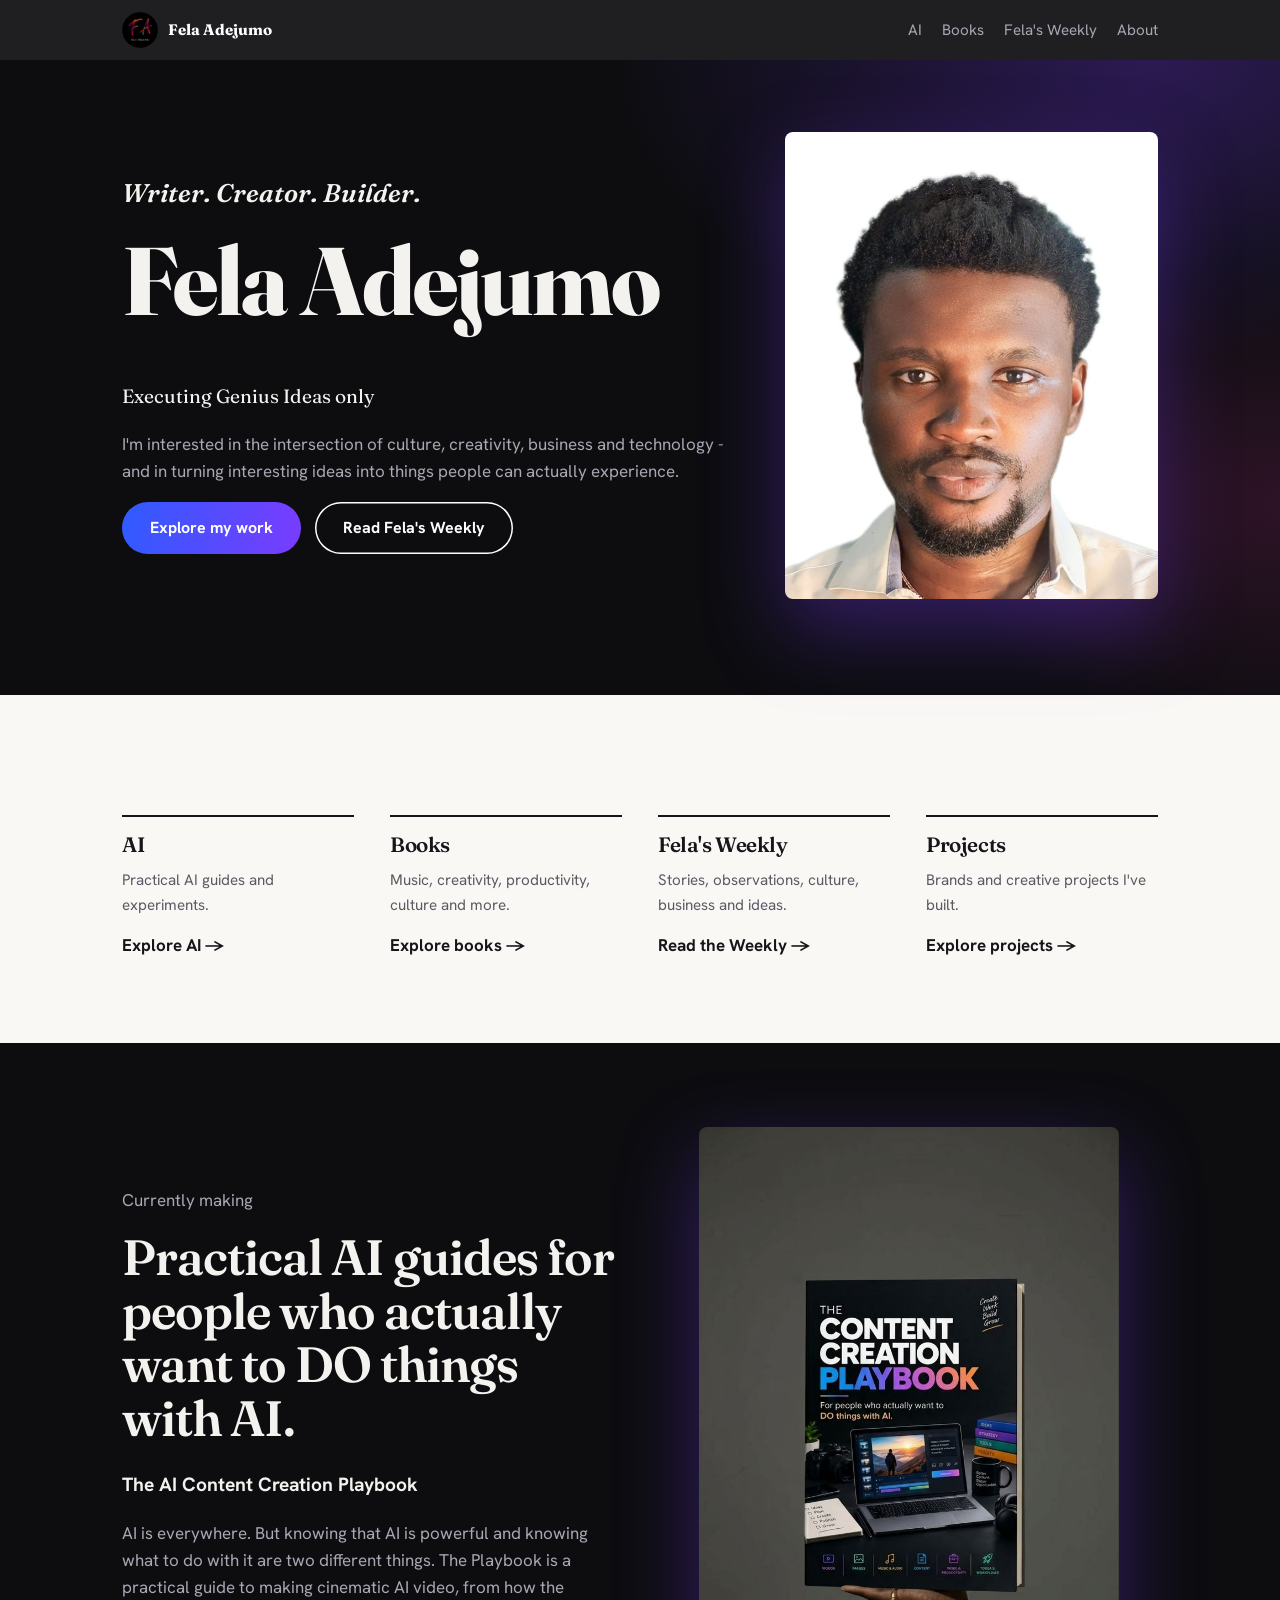
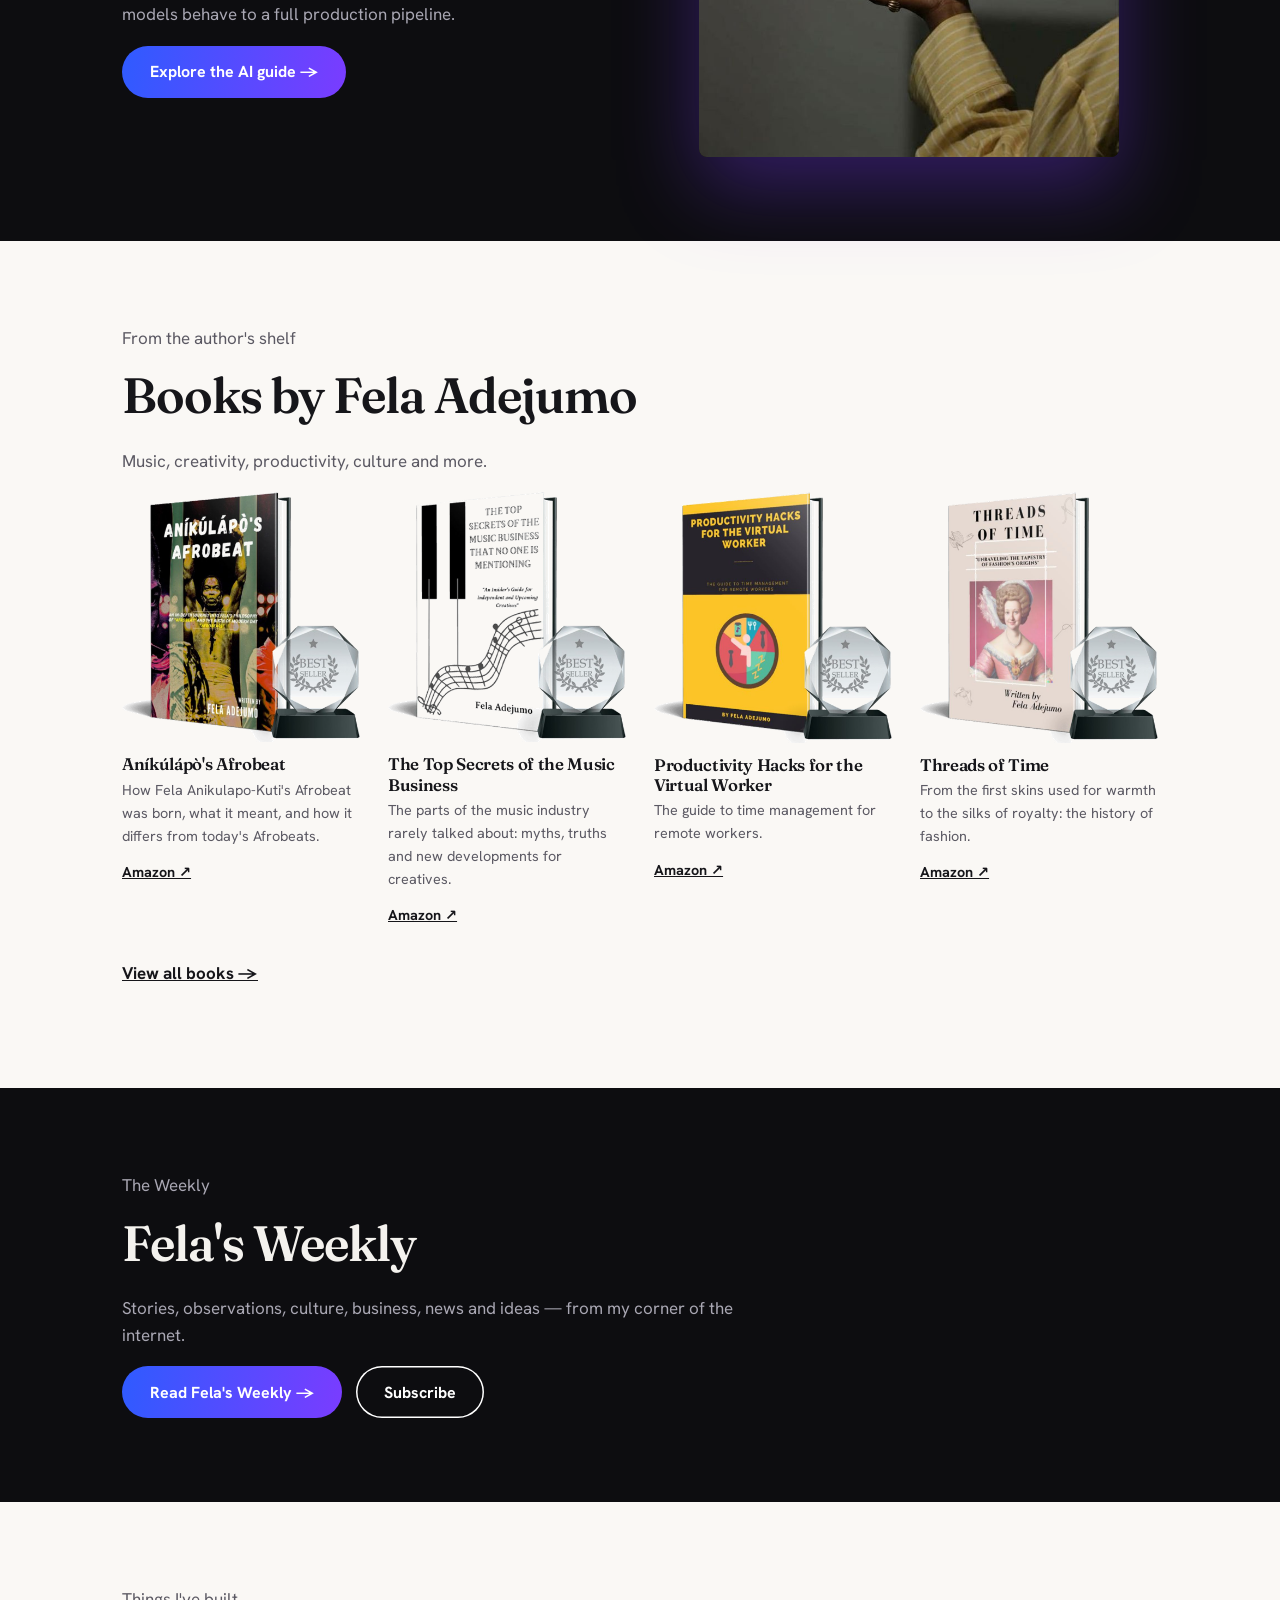
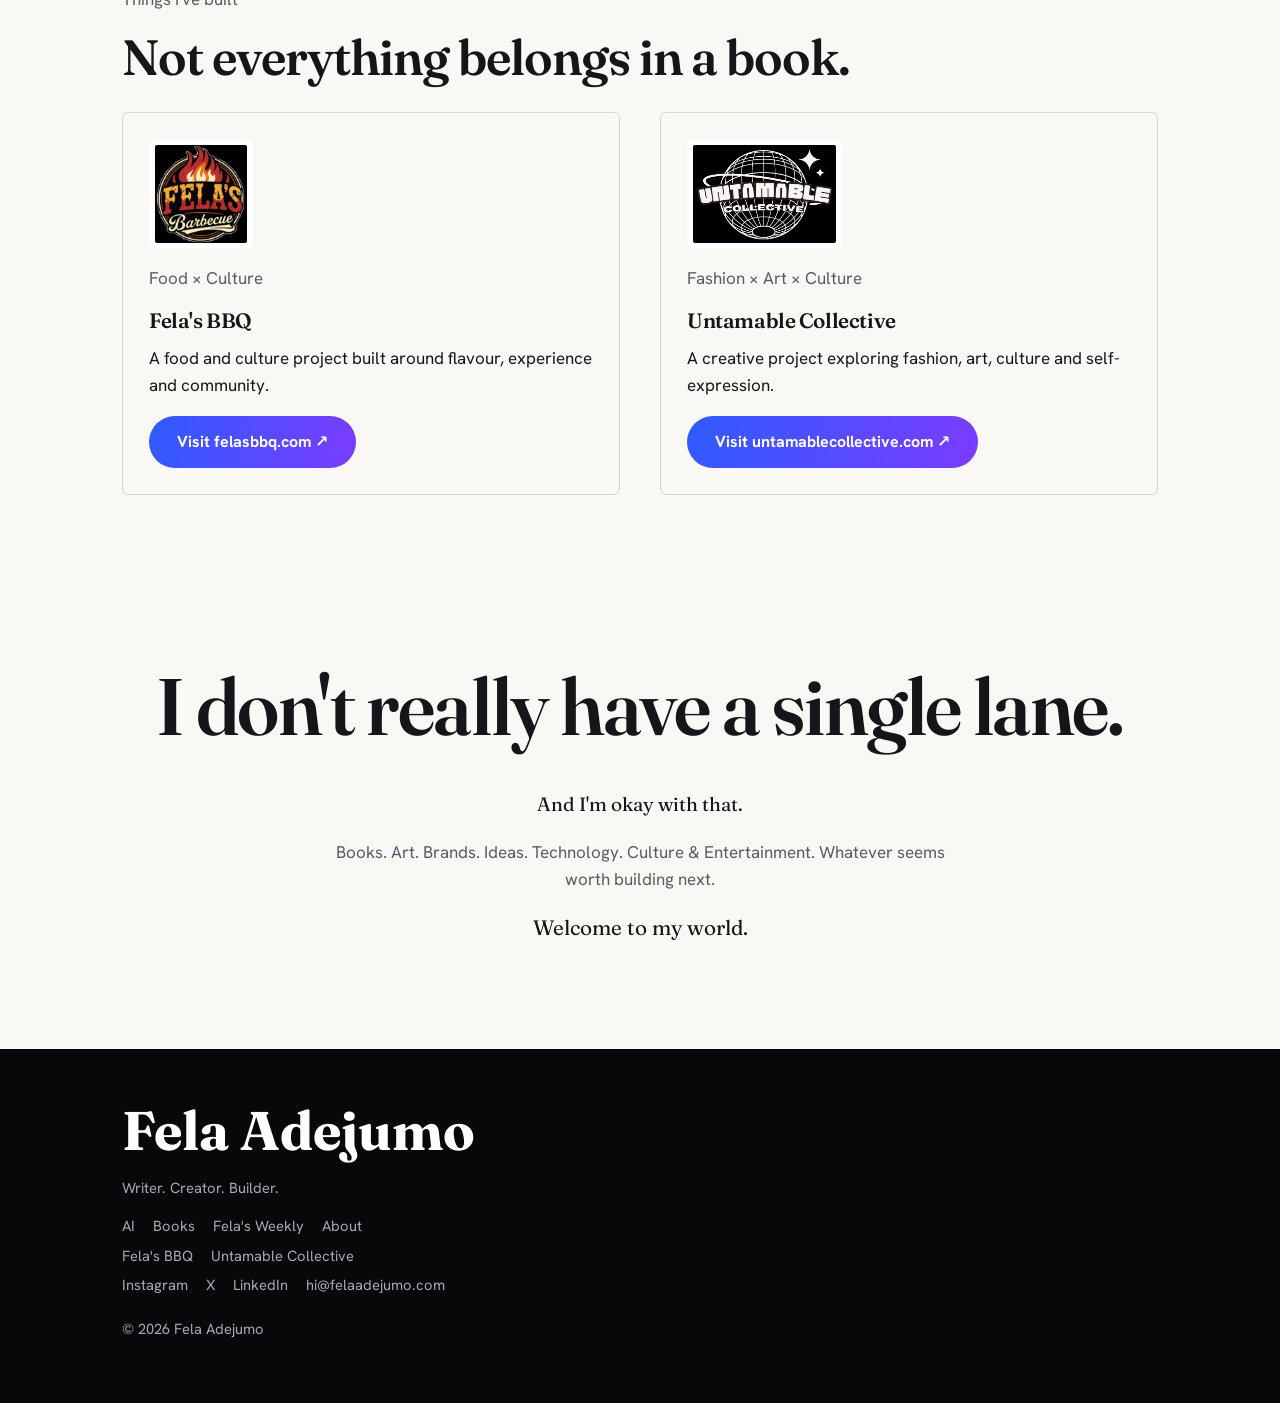
<file: index.html>
<!DOCTYPE html><html lang="en"><head><meta charset="utf-8"><meta name="viewport" content="width=device-width,initial-scale=1,viewport-fit=cover"><title>Fela Adejumo — Writer, Creator & Builder</title><meta name="description" content="The official home of Fela Adejumo — writer, creator and builder exploring culture, creativity, business, technology, books, digital products and more."><meta property="og:title" content="Fela Adejumo — Writer, Creator & Builder"><meta property="og:description" content="The official home of Fela Adejumo — writer, creator and builder exploring culture, creativity, business, technology, books, digital products and more."><meta property="og:type" content="website"><link rel="preconnect" href="https://fonts.googleapis.com"><link rel="preconnect" href="https://fonts.gstatic.com" crossorigin><link href="https://fonts.googleapis.com/css2?family=Fraunces:opsz,wght@9..144,400;9..144,600;9..144,800&family=Hanken+Grotesk:wght@400;500;700&display=swap" rel="stylesheet"><link rel="icon" href="/assets/favicon.png"><link rel="stylesheet" href="/assets/site.css"></head><body><nav><div class="wrap"><a href="/" style="margin:0;color:#fff;display:flex;align-items:center;gap:10px"><img src="/assets/logo.png" alt="" width="36" height="36"><b>Fela Adejumo</b></a><div class="links"><a href="/ai">AI</a><a href="/books">Books</a><a href="/felasweekly">Fela's Weekly</a><a href="/about">About</a></div></div></nav>
<header class="hero dark"><div class="wrap grid2" style="grid-template-columns:1.25fr .75fr"><div><p class="tag">Writer. Creator. Builder.</p><h1>Fela Adejumo</h1>
<p class="lede" style="font-family:var(--serif);max-width:24em">Executing Genius Ideas only</p>
<p class="mute">I'm interested in the intersection of culture, creativity, business and technology - and in turning interesting ideas into things people can actually experience.</p>
<div class="row"><a class="btn" href="#paths">Explore my work</a><a class="btn ghost" href="/felasweekly">Read Fela's Weekly</a></div>
</div><img class="shot" src="/assets/fela.jpg" alt="Portrait of Fela Adejumo" style="margin-inline:auto"></div></header>
<section id="paths"><div class="wrap"><div class="grid" style="margin-top:36px">
<div class="path"><h3>AI</h3><p>Practical AI guides and experiments.</p><a href="/ai">Explore AI →</a></div>
<div class="path"><h3>Books</h3><p>Music, creativity, productivity, culture and more.</p><a href="/books">Explore books →</a></div>
<div class="path"><h3>Fela's Weekly</h3><p>Stories, observations, culture, business and ideas.</p><a href="/felasweekly">Read the Weekly →</a></div>
<div class="path"><h3>Projects</h3><p>Brands and creative projects I've built.</p><a href="#projects">Explore projects →</a></div></div></div></section>
<section class="dark"><div class="wrap grid2"><div><p class="mute">Currently making</p><h2>Practical AI guides for people who actually want to DO things with AI.</h2>
<p class="lede"><strong>The AI Content Creation Playbook</strong></p>
<p class="mute">AI is everywhere. But knowing that AI is powerful and knowing what to do with it are two different things. The Playbook is a practical guide to making cinematic AI video, from how the models behave to a full production pipeline.</p>
<a class="btn" href="/ai">Explore the AI guide →</a></div>
<img class="shot" src="/assets/playbook-held.jpg" alt="The AI Content Creation Playbook cover" style="margin-inline:auto"></div></section>
<section><div class="wrap"><p class="mute">From the author's shelf</p><h2>Books by Fela Adejumo</h2><p class="mute">Music, creativity, productivity, culture and more.</p><div class="books"><div class="book"><img src="/assets/books/anikulapos-afrobeat.png" alt="Aníkúlápò's Afrobeat book mockup" loading="lazy"><h3>Aníkúlápò's Afrobeat</h3><p>How Fela Anikulapo-Kuti's Afrobeat was born, what it meant, and how it differs from today's Afrobeats.</p><a href="https://www.amazon.com/dp/B0BW23RTCP" target="_blank" rel="noopener" style="font-weight:700;font-size:.9rem">Amazon ↗</a></div><div class="book"><img src="/assets/books/top-secrets-music-business.png" alt="The Top Secrets of the Music Business book mockup" loading="lazy"><h3>The Top Secrets of the Music Business</h3><p>The parts of the music industry rarely talked about: myths, truths and new developments for creatives.</p><a href="https://www.amazon.com/dp/B0BT4ZFTXP" target="_blank" rel="noopener" style="font-weight:700;font-size:.9rem">Amazon ↗</a></div><div class="book"><img src="/assets/books/productivity-hacks.png" alt="Productivity Hacks for the Virtual Worker book mockup" loading="lazy"><h3>Productivity Hacks for the Virtual Worker</h3><p>The guide to time management for remote workers.</p><a href="https://www.amazon.com/dp/B0BVD2M5XX" target="_blank" rel="noopener" style="font-weight:700;font-size:.9rem">Amazon ↗</a></div><div class="book"><img src="/assets/books/threads-of-time.png" alt="Threads of Time book mockup" loading="lazy"><h3>Threads of Time</h3><p>From the first skins used for warmth to the silks of royalty: the history of fashion.</p><a href="https://www.amazon.com/dp/B0C2RH7JQJ" target="_blank" rel="noopener" style="font-weight:700;font-size:.9rem">Amazon ↗</a></div></div><p style="margin-top:32px"><a href="/books" style="font-weight:700">View all books →</a></p></div></section>
<section class="dark"><div class="wrap"><p class="mute">The Weekly</p><h2>Fela's Weekly</h2><p class="mute">Stories, observations, culture, business, news and ideas — from my corner of the internet.</p>

<div class="row"><a class="btn" href="/felasweekly">Read Fela's Weekly →</a><a class="btn ghost" href="/felasweekly#subscribe">Subscribe</a></div></div></section>
<section id="projects"><div class="wrap"><p class="mute">Things I've built</p><h2>Not everything belongs in a book.</h2>
<div class="grid2" style="align-items:stretch;margin-top:28px">
<div class="card"><img src="/assets/projects/felas-bbq.png" alt="Fela's Barbecue logo" height="110" style="height:110px;width:auto;max-width:100%;background:#fff;border-radius:8px;padding:6px;margin-bottom:16px;display:block"><p class="mute">Food × Culture</p><h3>Fela's BBQ</h3><p>A food and culture project built around flavour, experience and community.</p><a class="btn" href="https://felasbbq.com" rel="noopener">Visit felasbbq.com ↗</a></div>
<div class="card"><img src="/assets/projects/untamable-collective.png" alt="Untamable Collective logo" height="110" style="height:110px;width:auto;max-width:100%;background:#fff;border-radius:8px;padding:6px;margin-bottom:16px;display:block"><p class="mute">Fashion × Art × Culture</p><h3>Untamable Collective</h3><p>A creative project exploring fashion, art, culture and self-expression.</p><a class="btn" href="https://untamablecollective.com" rel="noopener">Visit untamablecollective.com ↗</a></div></div></div></section>
<section class="big-close"><div class="wrap"><h2>I don't really have a single lane.</h2><p class="lede serif" style="margin-inline:auto">And I'm okay with that.</p>
<p class="mute" style="margin-inline:auto">Books. Art. Brands. Ideas. Technology. Culture & Entertainment. Whatever seems worth building next.</p><p class="serif" style="font-size:1.3rem;margin-inline:auto">Welcome to my world.</p></div></section><footer><div class="wrap"><b>Fela Adejumo</b><p>Writer. Creator. Builder.</p><div class="l"><a href="/ai">AI</a><a href="/books">Books</a><a href="/felasweekly">Fela's Weekly</a><a href="/about">About</a></div><div class="l"><a href="https://felasbbq.com">Fela's BBQ</a><a href="https://untamablecollective.com">Untamable Collective</a></div><div class="l"><a href="https://instagram.com/felaadejumo" rel="noopener">Instagram</a><a href="https://x.com/felaadejumo" rel="noopener">X</a><a href="https://linkedin.com/in/richardadejumo" rel="noopener">LinkedIn</a><a href="mailto:hi@felaadejumo.com">hi@felaadejumo.com</a></div><p style="margin-top:20px">© <span id="yr">2026</span> Fela Adejumo</p></div></footer><script>document.getElementById("yr").textContent=new Date().getFullYear()</script></body></html>
</file>
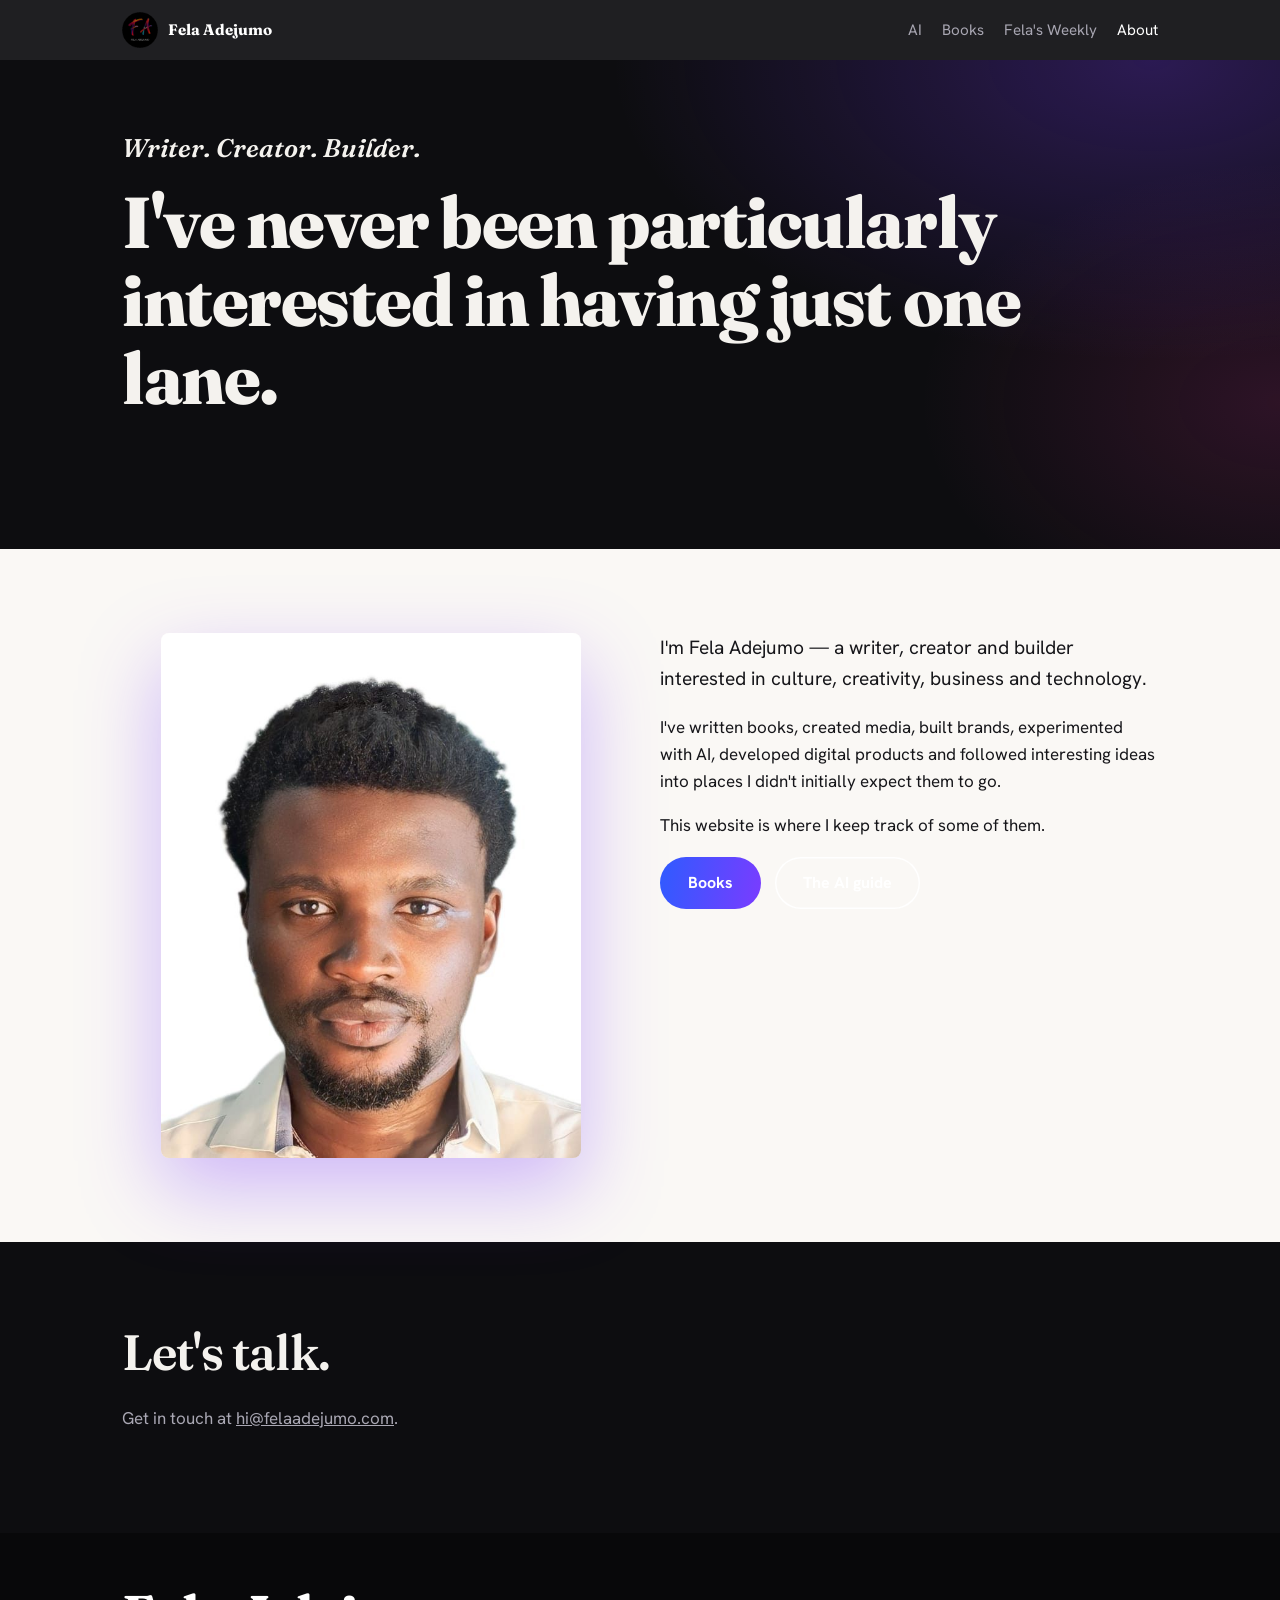
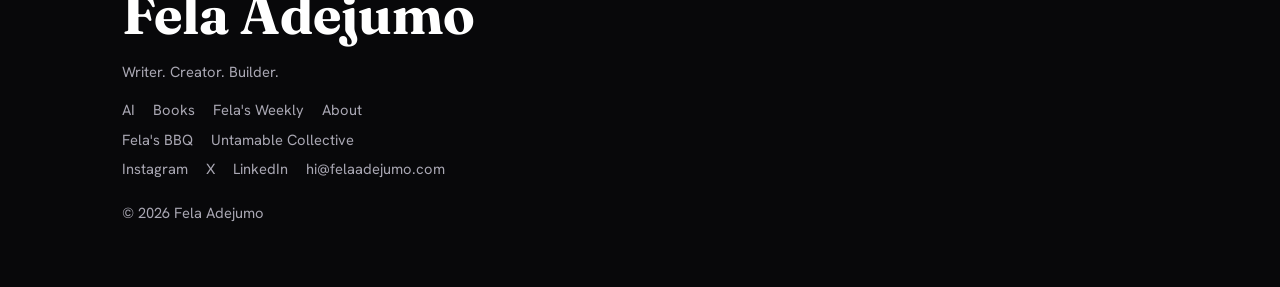
<file: about/index.html>
<!DOCTYPE html><html lang="en"><head><meta charset="utf-8"><meta name="viewport" content="width=device-width,initial-scale=1,viewport-fit=cover"><title>About Fela Adejumo</title><meta name="description" content="Fela Adejumo is a writer, creator and builder interested in culture, creativity, business and technology."><meta property="og:title" content="About Fela Adejumo"><meta property="og:description" content="Fela Adejumo is a writer, creator and builder interested in culture, creativity, business and technology."><meta property="og:type" content="website"><link rel="preconnect" href="https://fonts.googleapis.com"><link rel="preconnect" href="https://fonts.gstatic.com" crossorigin><link href="https://fonts.googleapis.com/css2?family=Fraunces:opsz,wght@9..144,400;9..144,600;9..144,800&family=Hanken+Grotesk:wght@400;500;700&display=swap" rel="stylesheet"><link rel="icon" href="/assets/favicon.png"><link rel="stylesheet" href="/assets/site.css"></head><body><nav><div class="wrap"><a href="/" style="margin:0;color:#fff;display:flex;align-items:center;gap:10px"><img src="/assets/logo.png" alt="" width="36" height="36"><b>Fela Adejumo</b></a><div class="links"><a href="/ai">AI</a><a href="/books">Books</a><a href="/felasweekly">Fela's Weekly</a><a href="/about" aria-current="page">About</a></div></div></nav><header class="hero dark"><div class="wrap"><p class="tag">Writer. Creator. Builder.</p><h1 style="font-size:clamp(2.4rem,7vw,4.5rem)">I've never been particularly interested in having just one lane.</h1></div></header>
<section><div class="wrap grid2" style="align-items:start"><img class="shot" src="/assets/fela.jpg" alt="Portrait of Fela Adejumo" style="margin-inline:auto">
<div><p class="lede">I'm Fela Adejumo — a writer, creator and builder interested in culture, creativity, business and technology.</p><p>I've written books, created media, built brands, experimented with AI, developed digital products and followed interesting ideas into places I didn't initially expect them to go.</p><p>This website is where I keep track of some of them.</p>
<div class="row"><a class="btn" href="/books">Books</a><a class="btn ghost" href="/ai">The AI guide</a></div></div></div></section>
<section class="dark" id="talk"><div class="wrap"><h2>Let's talk.</h2><p class="mute">Get in touch at <a href="mailto:hi@felaadejumo.com">hi@felaadejumo.com</a>.</p></div></section><footer><div class="wrap"><b>Fela Adejumo</b><p>Writer. Creator. Builder.</p><div class="l"><a href="/ai">AI</a><a href="/books">Books</a><a href="/felasweekly">Fela's Weekly</a><a href="/about">About</a></div><div class="l"><a href="https://felasbbq.com">Fela's BBQ</a><a href="https://untamablecollective.com">Untamable Collective</a></div><div class="l"><a href="https://instagram.com/felaadejumo" rel="noopener">Instagram</a><a href="https://x.com/felaadejumo" rel="noopener">X</a><a href="https://linkedin.com/in/richardadejumo" rel="noopener">LinkedIn</a><a href="mailto:hi@felaadejumo.com">hi@felaadejumo.com</a></div><p style="margin-top:20px">© <span id="yr">2026</span> Fela Adejumo</p></div></footer><script>document.getElementById("yr").textContent=new Date().getFullYear()</script></body></html>
</file>
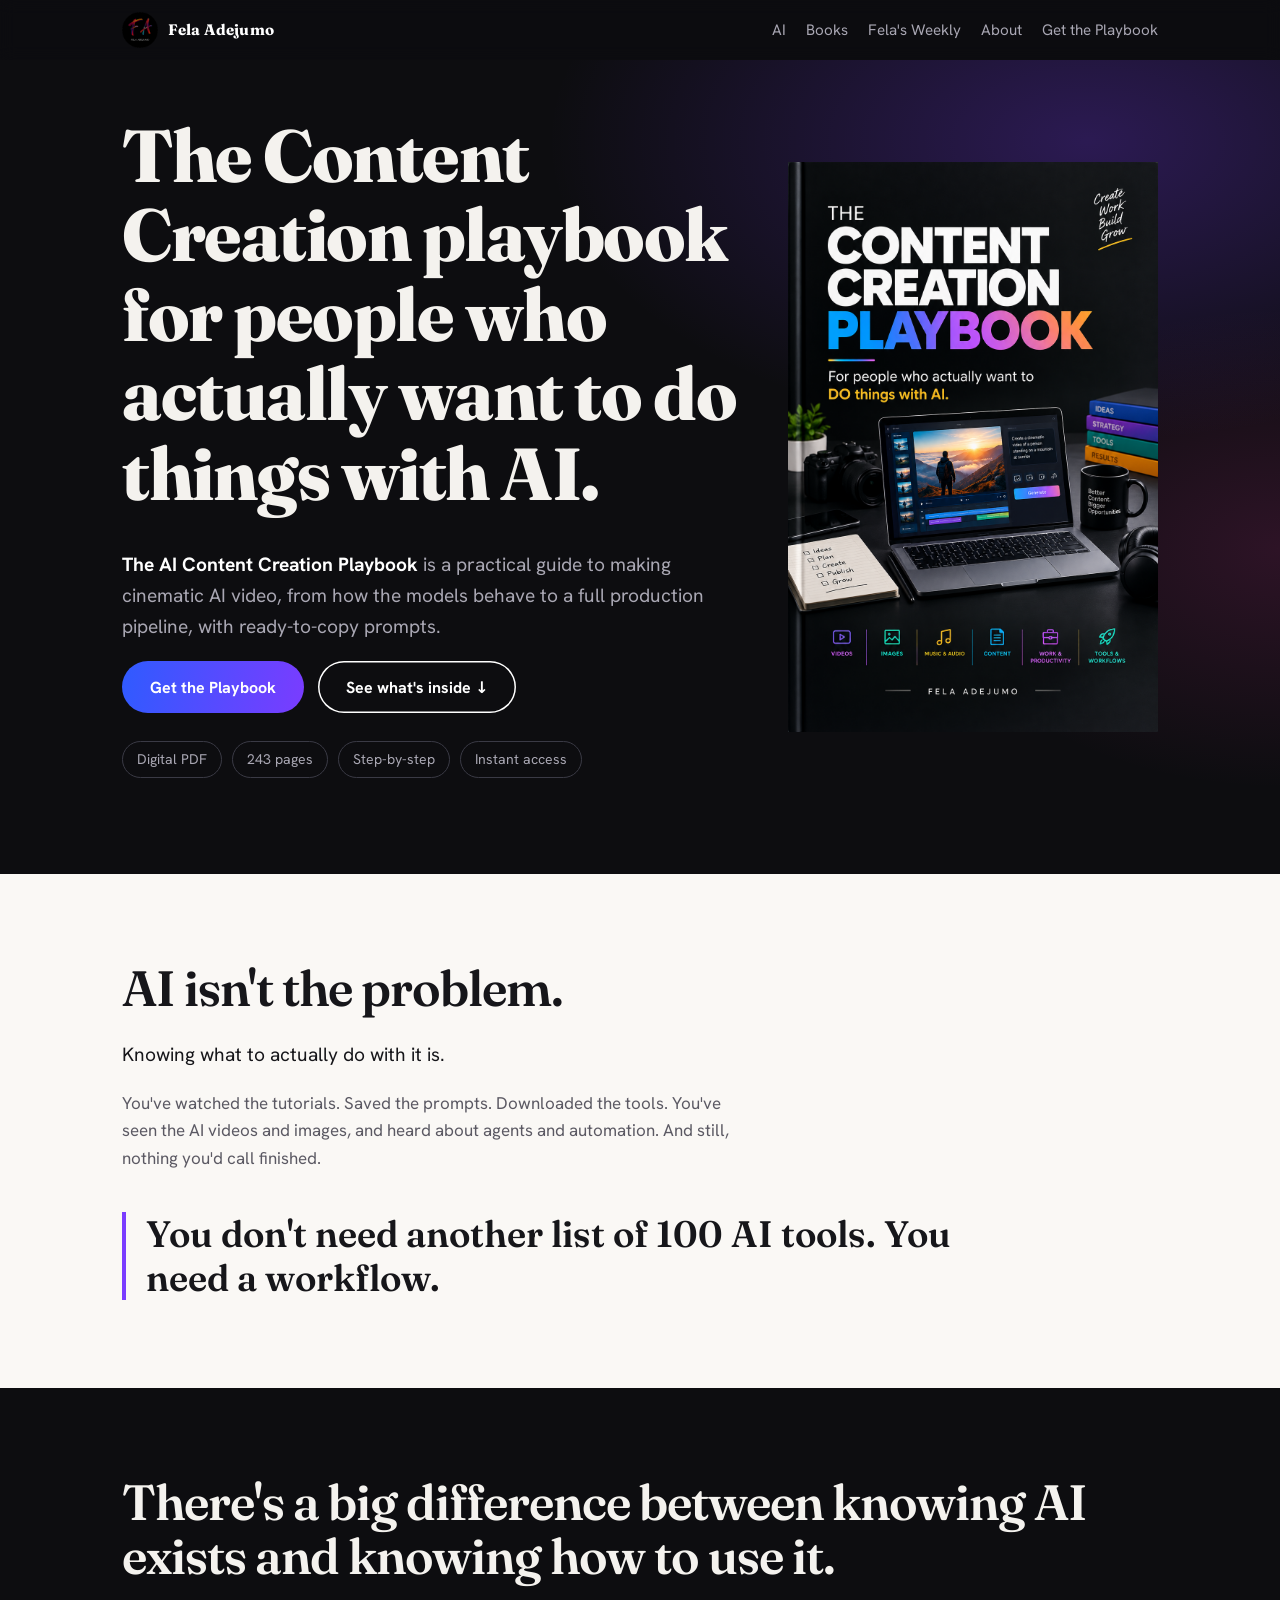
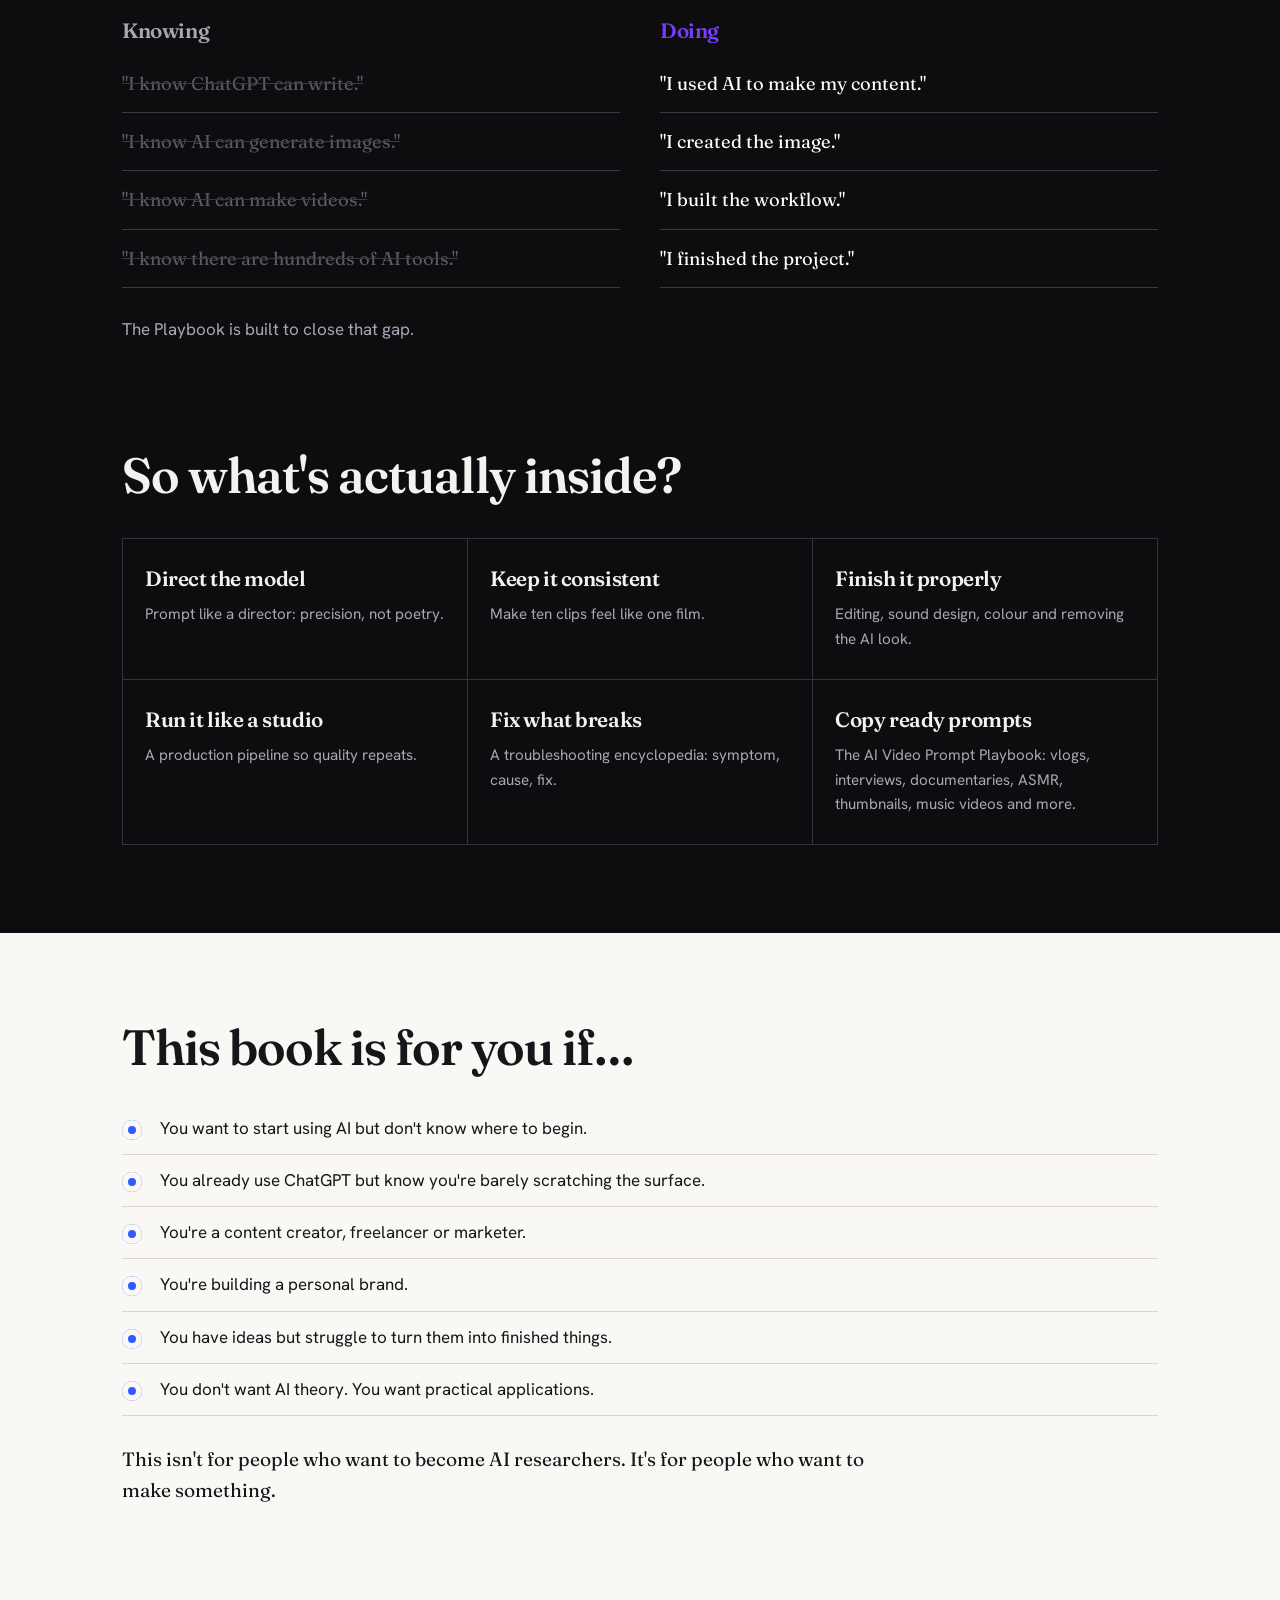
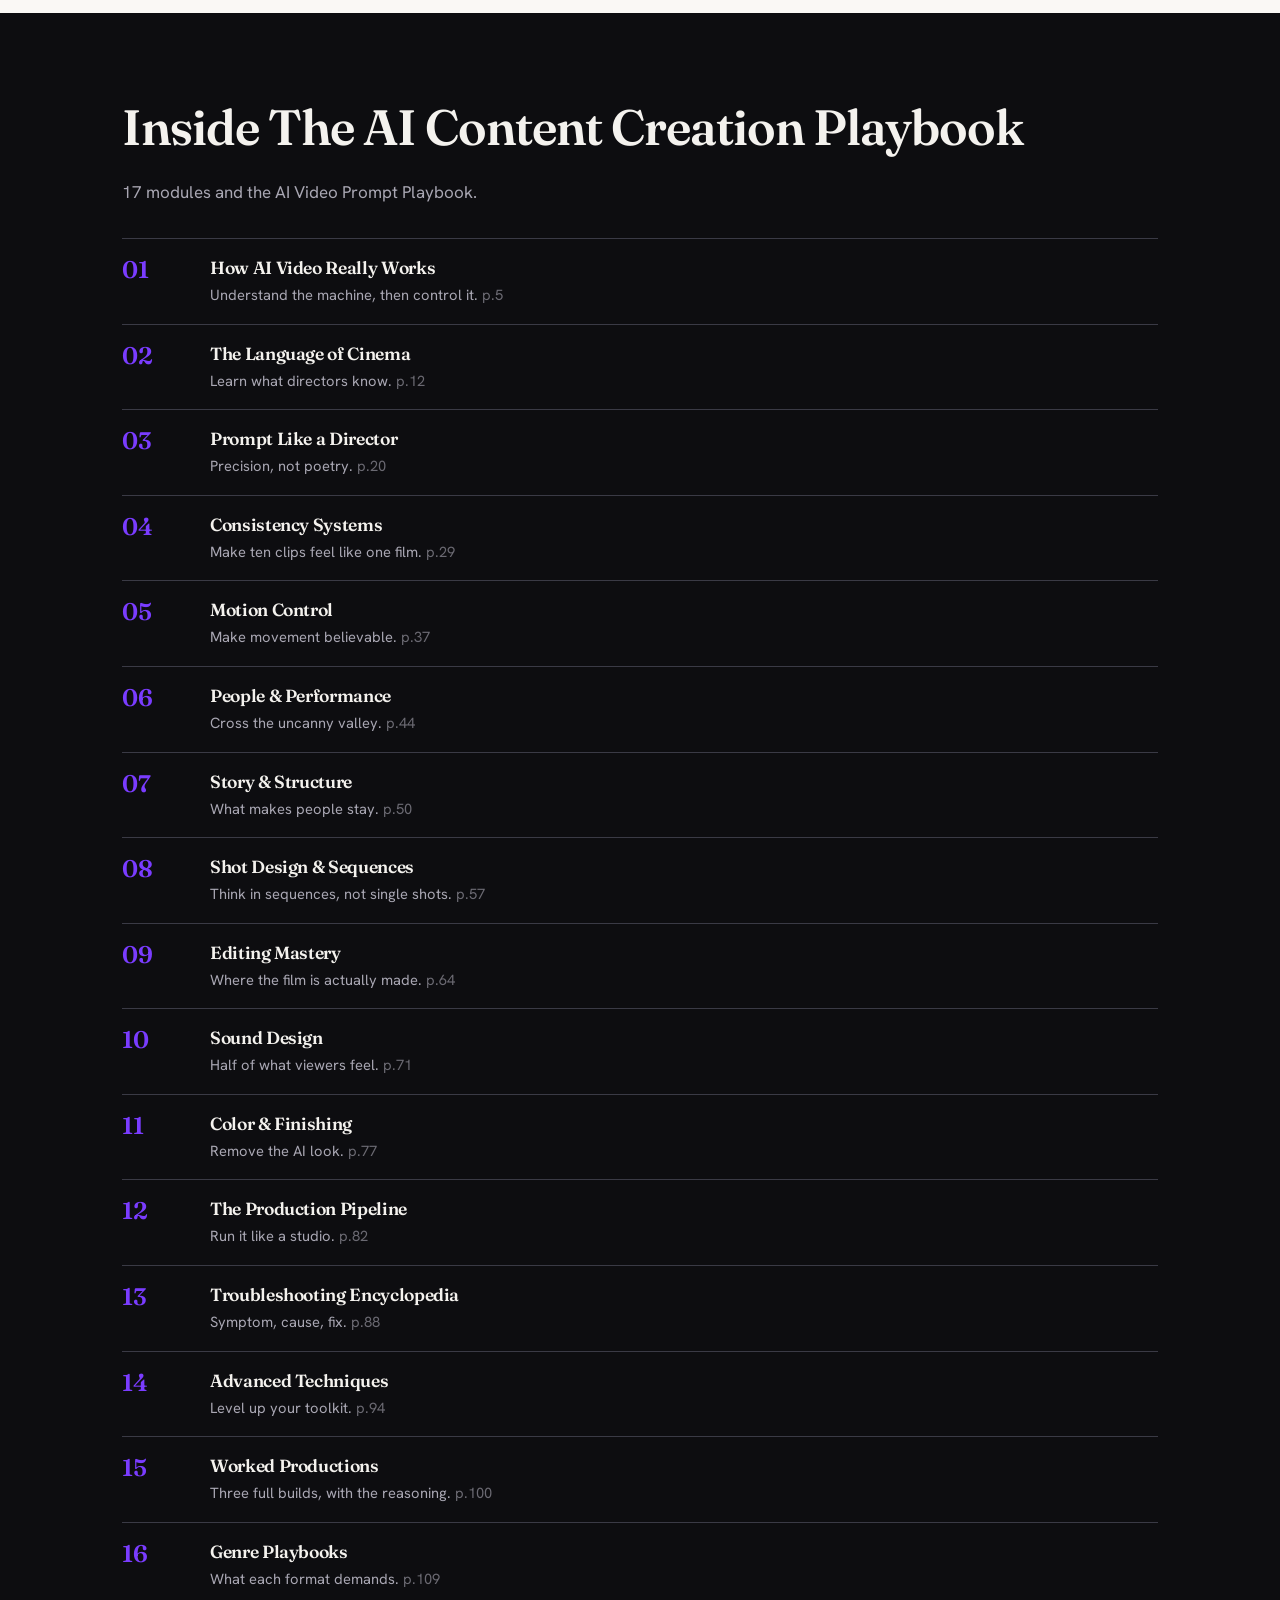
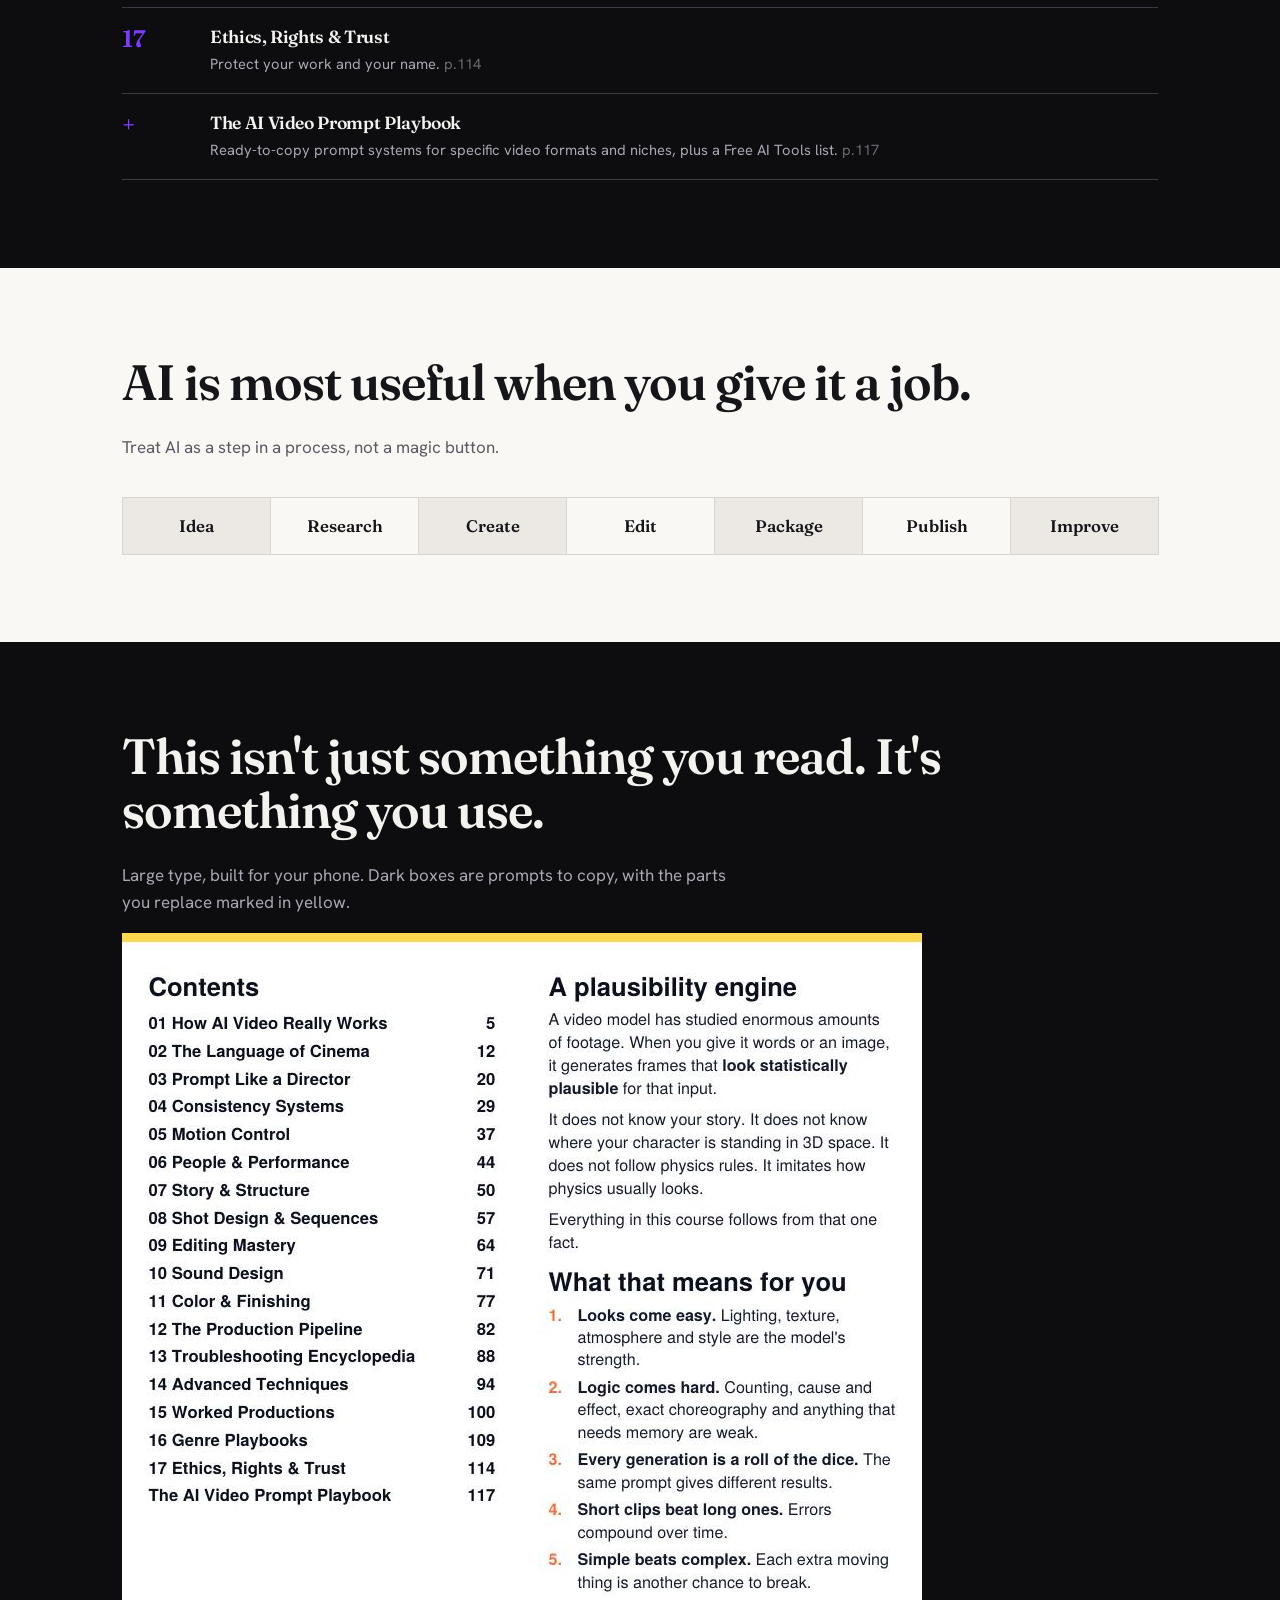
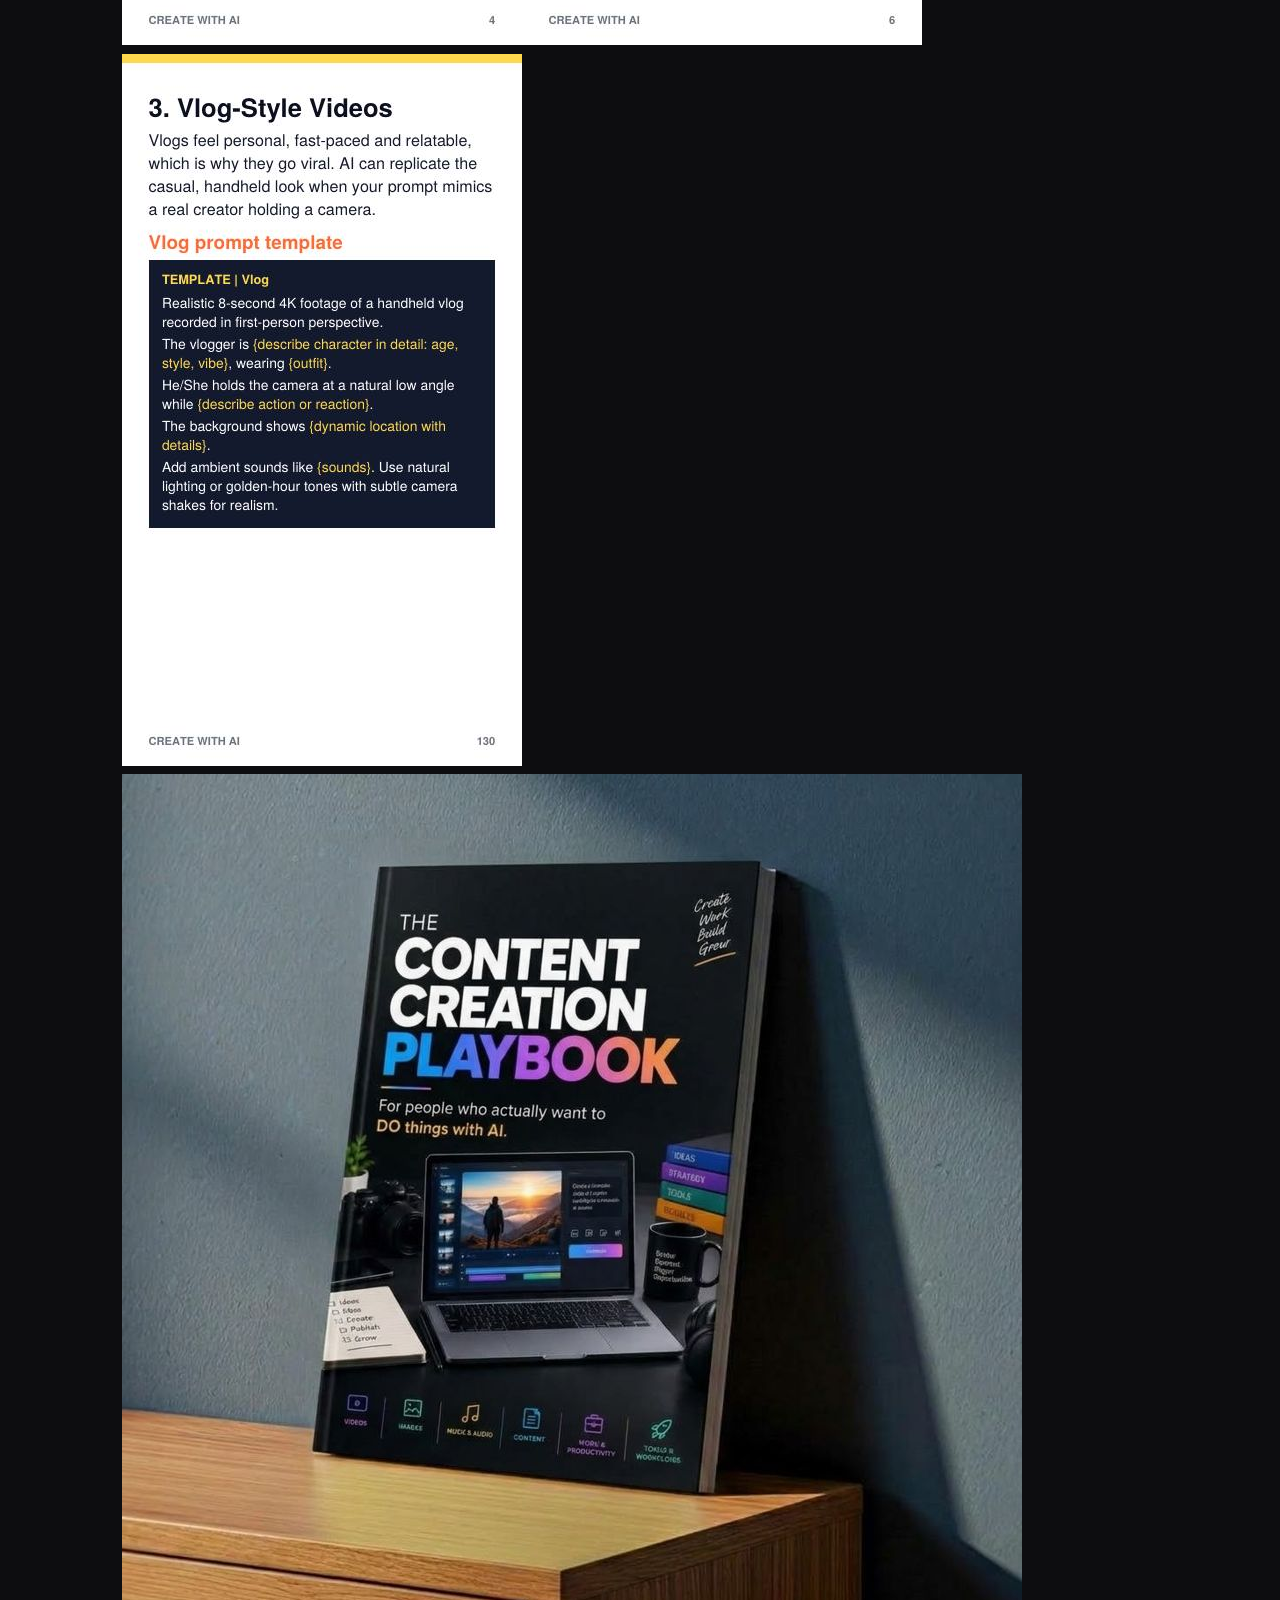
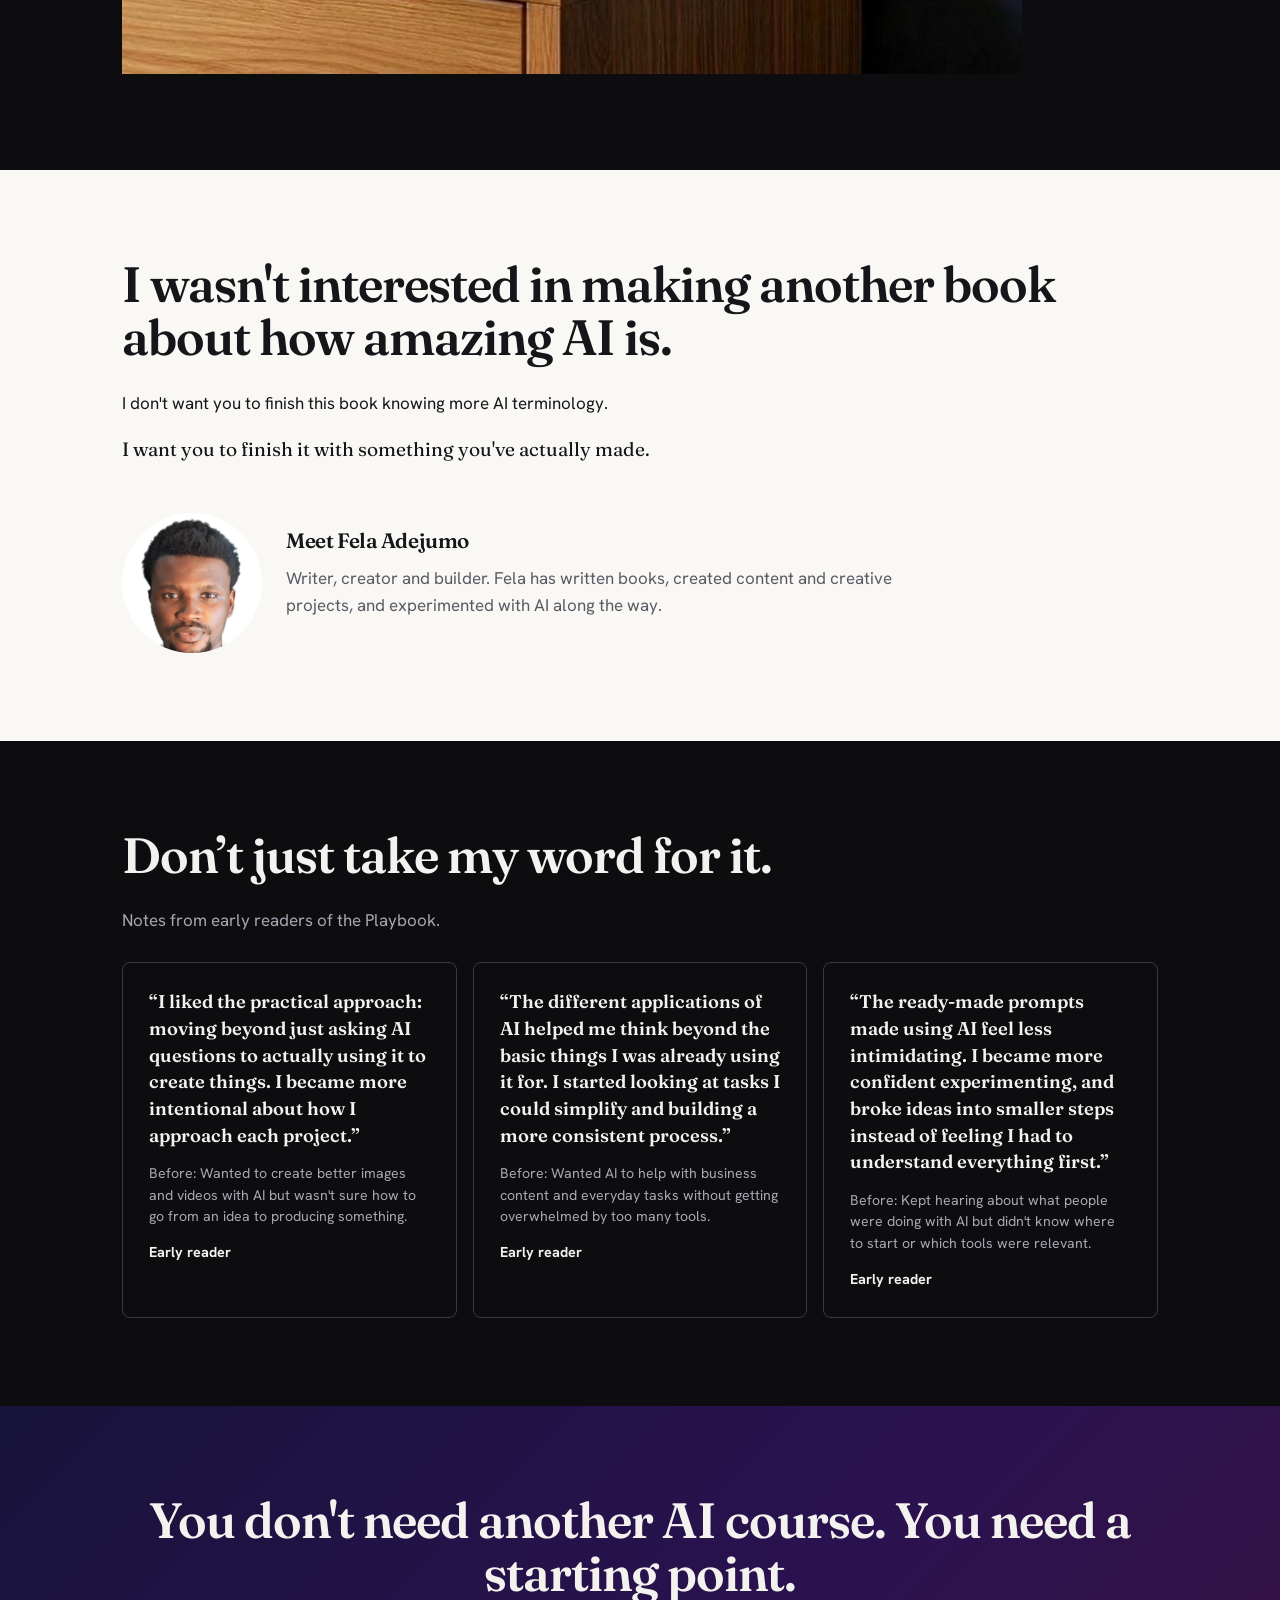
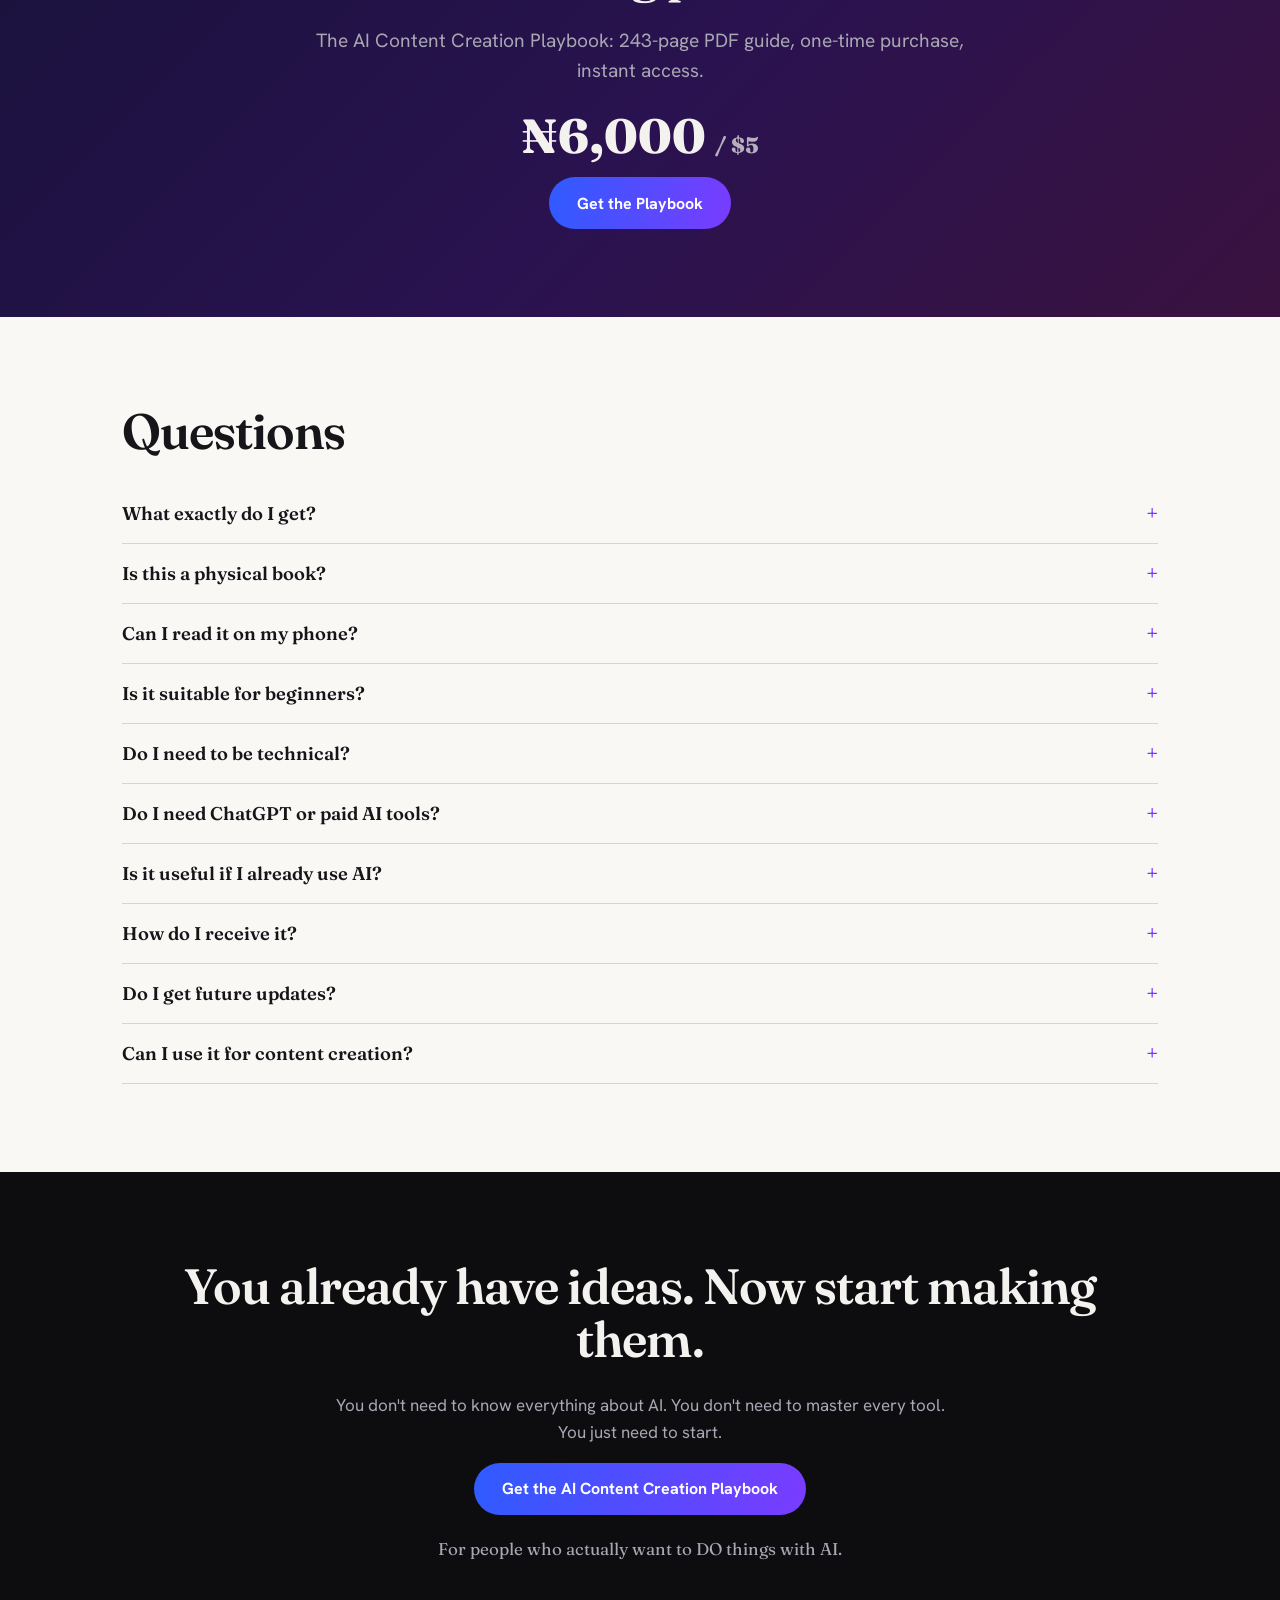
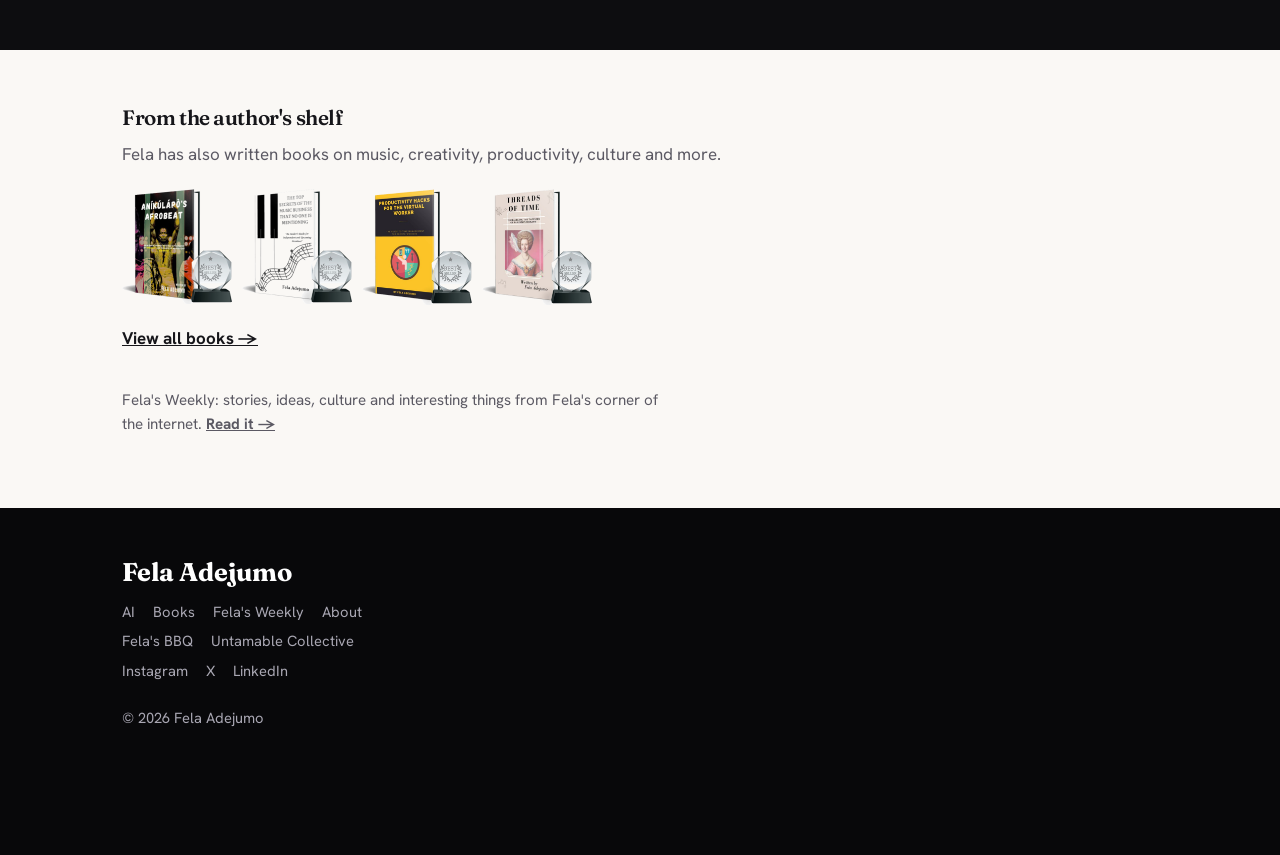
<file: ai/index.html>
<!DOCTYPE html>
<html lang="en">
<head>
<meta charset="utf-8">
<meta name="viewport" content="width=device-width, initial-scale=1, viewport-fit=cover">
<title>The AI Content Creation Playbook — Practical AI Guide | Fela Adejumo</title>
<meta name="description" content="The AI Content Creation Playbook is a 243-page practical guide to making cinematic AI video: how the models work, directing, consistency, editing, sound and a ready-to-copy prompt playbook.">
<meta property="og:title" content="The AI Content Creation Playbook — Practical AI Guide">
<meta property="og:description" content="Practical AI guides for people who actually want to DO things with AI.">
<meta property="og:type" content="product">
<link rel="icon" href="/assets/favicon.png">
<link rel="preconnect" href="https://fonts.googleapis.com">
<link rel="preconnect" href="https://fonts.gstatic.com" crossorigin>
<link href="https://fonts.googleapis.com/css2?family=Fraunces:opsz,wght@9..144,400;9..144,600;9..144,800&family=Hanken+Grotesk:wght@400;500;700&display=swap" rel="stylesheet">
<style>
:root{
  --ink:#16161a;--char:#26262d;--paper:#faf8f5;--soft:#ece9e4;
  --blue:#2f5bff;--violet:#7a3cff;--mag:#d6339a;
  --bg-dark:#0d0d10;--fg-dark:#f4f2ee;--mute-dark:#a9a7b3;
  --bg-light:#faf8f5;--fg-light:#16161a;--mute-light:#5b5963;--line-light:#d9d5ce;
  --serif:"Fraunces",Georgia,serif;--sans:"Hanken Grotesk",system-ui,sans-serif;
  box-sizing:border-box;padding-top:env(safe-area-inset-top,0px);padding-bottom:env(safe-area-inset-bottom,0px);
}
@media (prefers-color-scheme:dark){:root:not([data-theme="light"]){--bg-light:#17171c;--fg-light:#f1efea;--mute-light:#a6a4ae;--line-light:#34343c}}
:root[data-theme="dark"]{--bg-light:#17171c;--fg-light:#f1efea;--mute-light:#a6a4ae;--line-light:#34343c}
*,*::before,*::after{box-sizing:inherit}
html{height:auto;scroll-behavior:smooth;scroll-padding-top:env(safe-area-inset-top,0px)}
body{margin:0;background:var(--bg-dark);color:var(--fg-light);font:400 17px/1.6 var(--sans);-webkit-font-smoothing:antialiased}
img,svg{max-width:100%}
a{color:inherit}
:focus-visible{outline:3px solid var(--blue);outline-offset:3px}
.wrap{max-width:1080px;margin:0 auto;padding:0 22px}
section{padding:88px 0}
.dark{background:var(--bg-dark);color:var(--fg-dark)}
.light{background:var(--bg-light);color:var(--fg-light)}
.dark .mute{color:var(--mute-dark)}.light .mute{color:var(--mute-light)}
h1,h2,h3{font-family:var(--serif);font-weight:600;line-height:1.08;letter-spacing:-.02em;margin:0 0 .5em}
h1{font-size:clamp(2.3rem,7vw,4.6rem);font-weight:800}
h2{font-size:clamp(1.9rem,4.6vw,3.1rem)}
h3{font-size:1.3rem;line-height:1.2}
p{margin:0 0 1em;max-width:62ch}
.lede{font-size:1.2rem}
.btn{display:inline-flex;align-items:center;justify-content:center;min-height:52px;padding:0 28px;border-radius:999px;border:0;background:linear-gradient(100deg,var(--blue),var(--violet));color:#fff;font:700 1rem var(--sans);text-decoration:none;cursor:pointer}
.btn:hover{filter:brightness(1.1)}
.ghost{background:none;box-shadow:inset 0 0 0 1.5px currentColor}
.row{display:flex;gap:14px;flex-wrap:wrap;align-items:center}
nav{position:sticky;top:0;z-index:10;background:rgba(13,13,16,.92);backdrop-filter:blur(8px);padding-top:env(safe-area-inset-top,0px);color:var(--fg-dark)}
nav .wrap{display:flex;justify-content:space-between;align-items:center;min-height:60px}
nav b{font-family:var(--serif);letter-spacing:.01em}
nav a{text-decoration:none;font-size:.95rem;margin-left:20px;color:var(--mute-dark)}
nav a:hover{color:#fff}
@media(max-width:640px){nav .links a:not(.cta){display:none}}
/* hero */
.hero{padding:56px 0 96px;background:radial-gradient(900px 500px at 85% 10%,rgba(122,60,255,.28),transparent 60%),radial-gradient(600px 400px at 100% 60%,rgba(214,51,154,.16),transparent 60%),var(--bg-dark)}
.hero .grid{display:grid;gap:48px;grid-template-columns:1.25fr .75fr;align-items:center}
.do{color:#fff;background:linear-gradient(100deg,var(--blue),var(--mag));padding:0 .12em;border-radius:.08em;font-style:italic}
.facts{list-style:none;padding:0;margin:28px 0 0;display:flex;gap:10px;flex-wrap:wrap}
.facts li{border:1px solid #3a3a45;border-radius:999px;padding:6px 14px;font-size:.88rem;color:var(--mute-dark)}
.cover{aspect-ratio:3/4;max-width:340px;margin-inline:auto;width:100%;border-radius:6px;background:linear-gradient(160deg,#1a1a22,#0a0a0d);box-shadow:0 30px 80px rgba(122,60,255,.4),0 0 0 1px #34343f;padding:28px 24px;display:flex;flex-direction:column;justify-content:space-between;position:relative;overflow:hidden;transform:rotate(2deg)}
.cover::after{content:"";position:absolute;inset:auto -20% -15% -20%;height:42%;background:linear-gradient(90deg,var(--blue),var(--violet),var(--mag));filter:blur(40px);opacity:.7}
.cover small{color:var(--mute-dark);font-size:.75rem;position:relative;z-index:1}
.cover strong{font:800 2.2rem/1 var(--serif);position:relative;z-index:1}
.cover span{font-size:.8rem;color:#fff;position:relative;z-index:1}
/* problem */
.pull{font:600 clamp(1.5rem,3.6vw,2.3rem)/1.2 var(--serif);border-left:4px solid var(--violet);padding-left:20px;margin:40px 0 0;max-width:24em}
.cols{display:grid;gap:40px;grid-template-columns:1fr 1fr}
.cols ul{list-style:none;padding:0;margin:0}
.cols li{padding:14px 0;border-bottom:1px solid var(--line-light);font-family:var(--serif);font-size:1.15rem}
.know li{color:var(--mute-light);text-decoration:line-through;text-decoration-color:var(--line-light)}
.do-col h3{color:var(--violet)}
/* create */
.create{display:grid;grid-template-columns:repeat(3,1fr);gap:1px;background:#33333c;border:1px solid #33333c;margin-top:36px}
.create div{background:var(--bg-dark);padding:28px 22px}
.create p{margin:0;color:var(--mute-dark);font-size:.95rem}
/* for you */
.check{list-style:none;padding:0;margin:28px 0}
.check li{padding:12px 0 12px 38px;position:relative;border-bottom:1px solid var(--line-light)}
.check li::before{content:"";position:absolute;left:0;top:17px;width:20px;height:20px;border-radius:50%;background:var(--blue);clip-path:polygon(0 0,100% 0,100% 100%,0 100%);box-shadow:inset 0 0 0 6px var(--bg-light)}
/* toc */
.toc{border-top:1px solid #3a3a45;margin-top:32px}
.toc > div{display:grid;grid-template-columns:72px 1fr;gap:16px;padding:18px 0;border-bottom:1px solid #3a3a45;align-items:start}
.toc > div > b{font:600 1.5rem var(--serif);color:var(--violet);line-height:1.1}
.toc > div > div{display:flex;flex-direction:column;gap:6px}
.toc > div > div h3{margin:0;font-size:1.1rem;line-height:1.25}
.toc > div > div p{margin:0;font-size:.92rem;line-height:1.4;max-width:none}
@media (max-width:640px){
.toc > div{grid-template-columns:1fr;gap:10px;padding:16px 0}
.toc > div > b{display:block;text-align:center;margin-bottom:6px;font-size:1.35rem}
}
.note{border:1px dashed var(--mag);border-radius:8px;padding:12px 16px;font-size:.9rem;color:var(--mag);margin-top:24px;max-width:62ch}
/* workflow */
.flow{display:flex;flex-wrap:wrap;gap:0;margin:36px 0 0}
.flow span{flex:1 1 130px;padding:18px 10px;text-align:center;font:600 1.05rem var(--serif);border:1px solid var(--line-light);margin:0 -1px -1px 0}
.flow span:nth-child(odd){background:var(--soft);color:var(--ink)}
@media (prefers-color-scheme:dark){:root:not([data-theme="light"]) .flow span:nth-child(odd){background:#202027;color:var(--fg-light)}}
/* quotes & offer */
.slots{display:grid;gap:16px;grid-template-columns:repeat(3,1fr);margin-top:28px}
.slot{border:1px dashed #4a4a57;border-radius:8px;padding:22px;color:var(--mute-dark);font-size:.95rem}
.slot b{display:block;color:#f2c14e;letter-spacing:.2em;margin-bottom:8px}
.offer{background:linear-gradient(135deg,#17133a,#2a1250 55%,#3a123f);text-align:center}
.offer p{margin-inline:auto}
.price{font:800 3rem var(--serif);margin:12px 0}
/* faq */
details{border-bottom:1px solid var(--line-light);padding:18px 0}
summary{font:600 1.15rem var(--serif);cursor:pointer;list-style:none;display:flex;justify-content:space-between;gap:16px}
summary::after{content:"+";color:var(--violet);font-size:1.4rem;line-height:1}
details[open] summary::after{content:"–"}
details p{margin:12px 0 0;color:var(--mute-light)}
/* more */
.more{padding:56px 0}
.shelf{display:flex;gap:14px;margin:20px 0}
.shelf div{width:96px;aspect-ratio:2/3;border-radius:3px;background:var(--char);display:flex;align-items:end;padding:8px;font-size:.68rem;color:var(--mute-dark);line-height:1.2}
footer{background:#08080a;color:var(--mute-dark);padding:48px 0 110px;font-size:.92rem}
footer b{font:700 1.6rem var(--serif);color:#fff;display:block;margin-bottom:12px}
footer a{margin-right:18px;text-decoration:none}
footer .links{margin:6px 0}
.sticky{display:none;position:fixed;left:0;right:0;bottom:0;z-index:20;padding:10px 16px calc(10px + env(safe-area-inset-bottom,0px));background:rgba(13,13,16,.94);backdrop-filter:blur(8px)}
.sticky .btn{width:100%}
@media(max-width:760px){
  section{padding:64px 0}
  .hero .grid,.cols,.slots{grid-template-columns:1fr}
  .create{grid-template-columns:1fr 1fr}
  .cover{max-width:260px;order:-1}
  .sticky{display:block}
}
@media(prefers-reduced-motion:no-preference){.cover{animation:rise .9s ease-out both}@keyframes rise{from{opacity:0;transform:translateY(24px) rotate(2deg)}}}
.quote{border:1px solid #3a3a45;border-radius:8px;padding:26px}.quote .q{font:600 1.15rem/1.45 var(--serif);margin:0 0 14px}.quote small{display:block;color:var(--mute-dark);line-height:1.5}.quote b{display:block;margin-top:14px;font-size:.9rem}</style>
</head>
<body>
<nav><div class="wrap"><a href="/" style="display:flex;align-items:center;gap:10px;margin:0;color:#fff"><img src="/assets/logo.png" alt="" width="36" height="36"><b>Fela Adejumo</b></a><div class="links"><a href="/ai">AI</a><a href="/books">Books</a><a href="/felasweekly">Fela's Weekly</a><a href="/about">About</a><a class="cta" href="#buy">Get the Playbook</a></div></div></nav>

<header class="hero dark"><div class="wrap grid">
  <div>
    <h1>The Content Creation playbook for people who actually want to do things with AI.</h1>
    <p class="lede mute"><strong style="color:#fff">The AI Content Creation Playbook</strong> is a practical guide to making cinematic AI video, from how the models behave to a full production pipeline, with ready-to-copy prompts.</p>
    <div class="row"><a class="btn" href="#buy" data-checkout>Get the Playbook</a><a class="btn ghost" href="#inside">See what's inside ↓</a></div>
    <ul class="facts"><li>Digital PDF</li><li>243 pages</li><li>Step-by-step</li><li>Instant access</li></ul>
  </div>
  <img class="shot" src="/assets/ai-playbook.png" alt="The AI Content Creation Playbook cover" width="380" height="570" style="margin-inline:auto">
</div></header>

<section class="light"><div class="wrap">
  <h2>AI isn't the problem.</h2>
  <p class="lede">Knowing what to actually do with it is.</p>
  <p class="mute">You've watched the tutorials. Saved the prompts. Downloaded the tools. You've seen the AI videos and images, and heard about agents and automation. And still, nothing you'd call finished.</p>
  <p class="pull">You don't need another list of 100 AI tools. You need a workflow.</p>
</div></section>

<section class="dark"><div class="wrap">
  <h2>There's a big difference between knowing AI exists and knowing how to use it.</h2>
  <div class="cols" style="margin-top:36px;color:var(--fg-light)">
    <div class="know"><h3 class="mute">Knowing</h3><ul style="--line-light:#3a3a45">
      <li>"I know ChatGPT can write."</li><li>"I know AI can generate images."</li><li>"I know AI can make videos."</li><li>"I know there are hundreds of AI tools."</li></ul></div>
    <div class="do-col"><h3>Doing</h3><ul style="--line-light:#3a3a45;color:#fff">
      <li>"I used AI to make my content."</li><li>"I created the image."</li><li>"I built the workflow."</li><li>"I finished the project."</li></ul></div>
  </div>
  <p class="mute" style="margin-top:28px">The Playbook is built to close that gap.</p>
</div></section>

<section class="dark" style="padding-top:0"><div class="wrap">
  <h2>So what's actually inside?</h2>
  <div class="create">
    <div><h3>Direct the model</h3><p>Prompt like a director: precision, not poetry.</p></div>
    <div><h3>Keep it consistent</h3><p>Make ten clips feel like one film.</p></div>
    <div><h3>Finish it properly</h3><p>Editing, sound design, colour and removing the AI look.</p></div>
    <div><h3>Run it like a studio</h3><p>A production pipeline so quality repeats.</p></div>
    <div><h3>Fix what breaks</h3><p>A troubleshooting encyclopedia: symptom, cause, fix.</p></div>
    <div><h3>Copy ready prompts</h3><p>The AI Video Prompt Playbook: vlogs, interviews, documentaries, ASMR, thumbnails, music videos and more.</p></div>
  </div>
</div></section>

<section class="light"><div class="wrap">
  <h2>This book is for you if…</h2>
  <ul class="check">
    <li>You want to start using AI but don't know where to begin.</li>
    <li>You already use ChatGPT but know you're barely scratching the surface.</li>
    <li>You're a content creator, freelancer or marketer.</li>
    <li>You're building a personal brand.</li>
    <li>You have ideas but struggle to turn them into finished things.</li>
    <li>You don't want AI theory. You want practical applications.</li>
  </ul>
  <p class="lede" style="font-family:var(--serif)">This isn't for people who want to become AI researchers. It's for people who want to make something.</p>
</div></section>

<section class="dark" id="inside"><div class="wrap">
  <h2>Inside The AI Content Creation Playbook</h2>
  <p class="mute">17 modules and the AI Video Prompt Playbook.</p>
  <div class="toc">
    <div><b>01</b><div><h3>How AI Video Really Works</h3><p class="mute" style="margin:0">Understand the machine, then control it. <span style="opacity:.6">p.5</span></p></div></div>
    <div><b>02</b><div><h3>The Language of Cinema</h3><p class="mute" style="margin:0">Learn what directors know. <span style="opacity:.6">p.12</span></p></div></div>
    <div><b>03</b><div><h3>Prompt Like a Director</h3><p class="mute" style="margin:0">Precision, not poetry. <span style="opacity:.6">p.20</span></p></div></div>
    <div><b>04</b><div><h3>Consistency Systems</h3><p class="mute" style="margin:0">Make ten clips feel like one film. <span style="opacity:.6">p.29</span></p></div></div>
    <div><b>05</b><div><h3>Motion Control</h3><p class="mute" style="margin:0">Make movement believable. <span style="opacity:.6">p.37</span></p></div></div>
    <div><b>06</b><div><h3>People & Performance</h3><p class="mute" style="margin:0">Cross the uncanny valley. <span style="opacity:.6">p.44</span></p></div></div>
    <div><b>07</b><div><h3>Story & Structure</h3><p class="mute" style="margin:0">What makes people stay. <span style="opacity:.6">p.50</span></p></div></div>
    <div><b>08</b><div><h3>Shot Design & Sequences</h3><p class="mute" style="margin:0">Think in sequences, not single shots. <span style="opacity:.6">p.57</span></p></div></div>
    <div><b>09</b><div><h3>Editing Mastery</h3><p class="mute" style="margin:0">Where the film is actually made. <span style="opacity:.6">p.64</span></p></div></div>
    <div><b>10</b><div><h3>Sound Design</h3><p class="mute" style="margin:0">Half of what viewers feel. <span style="opacity:.6">p.71</span></p></div></div>
    <div><b>11</b><div><h3>Color & Finishing</h3><p class="mute" style="margin:0">Remove the AI look. <span style="opacity:.6">p.77</span></p></div></div>
    <div><b>12</b><div><h3>The Production Pipeline</h3><p class="mute" style="margin:0">Run it like a studio. <span style="opacity:.6">p.82</span></p></div></div>
    <div><b>13</b><div><h3>Troubleshooting Encyclopedia</h3><p class="mute" style="margin:0">Symptom, cause, fix. <span style="opacity:.6">p.88</span></p></div></div>
    <div><b>14</b><div><h3>Advanced Techniques</h3><p class="mute" style="margin:0">Level up your toolkit. <span style="opacity:.6">p.94</span></p></div></div>
    <div><b>15</b><div><h3>Worked Productions</h3><p class="mute" style="margin:0">Three full builds, with the reasoning. <span style="opacity:.6">p.100</span></p></div></div>
    <div><b>16</b><div><h3>Genre Playbooks</h3><p class="mute" style="margin:0">What each format demands. <span style="opacity:.6">p.109</span></p></div></div>
    <div><b>17</b><div><h3>Ethics, Rights & Trust</h3><p class="mute" style="margin:0">Protect your work and your name. <span style="opacity:.6">p.114</span></p></div></div>
    <div><b>+</b><div><h3>The AI Video Prompt Playbook</h3><p class="mute" style="margin:0">Ready-to-copy prompt systems for specific video formats and niches, plus a Free AI Tools list. <span style="opacity:.6">p.117</span></p></div></div>
  </div>
</div></section>

<section class="light"><div class="wrap">
  <h2>AI is most useful when you give it a job.</h2>
  <p class="mute">Treat AI as a step in a process, not a magic button.</p>
  <div class="flow"><span>Idea</span><span>Research</span><span>Create</span><span>Edit</span><span>Package</span><span>Publish</span><span>Improve</span></div>
</div></section>

<section class="dark"><div class="wrap">
  <h2>This isn't just something you read. It's something you use.</h2>
  <p class="mute">Large type, built for your phone. Dark boxes are prompts to copy, with the parts you replace marked in yellow.</p>
  <div class="phones"><img src="/assets/page-contents.jpg" alt="Contents page of the Playbook" loading="lazy"><img src="/assets/page-lesson.jpg" alt="A lesson page from module 01" loading="lazy"><img src="/assets/page-prompt.jpg" alt="A copy-ready vlog prompt template" loading="lazy"></div>
  <img class="shot" src="/assets/playbook-desk.jpg" alt="The Playbook cover leaning against a wall on a wooden desk" loading="lazy" style="margin-inline:auto">
</div></section>

<section class="light"><div class="wrap">
  <h2>I wasn't interested in making another book about how amazing AI is.</h2>
  <p>I don't want you to finish this book knowing more AI terminology.</p>
  <p class="lede" style="font-family:var(--serif)">I want you to finish it with something you've actually made.</p>
  <div style="display:flex;gap:24px;align-items:center;margin-top:48px;flex-wrap:wrap"><img src="/assets/fela.jpg" alt="Portrait of Fela Adejumo" width="140" height="140" style="width:140px;height:140px;border-radius:50%;object-fit:cover;object-position:50% 25%"><div style="flex:1 1 280px"><h3>Meet Fela Adejumo</h3>
  <p class="mute">Writer, creator and builder. Fela has written books, created content and creative projects, and experimented with AI along the way.</p></div></div>
</div></section>


<section class="dark"><div class="wrap">
  <h2>Don’t just take my word for it.</h2>
  <p class="mute">Notes from early readers of the Playbook.</p>
  <div class="slots"><div class="quote"><p class="q">“I liked the practical approach: moving beyond just asking AI questions to actually using it to create things. I became more intentional about how I approach each project.”</p><small>Before: Wanted to create better images and videos with AI but wasn't sure how to go from an idea to producing something.</small><b>Early reader</b></div><div class="quote"><p class="q">“The different applications of AI helped me think beyond the basic things I was already using it for. I started looking at tasks I could simplify and building a more consistent process.”</p><small>Before: Wanted AI to help with business content and everyday tasks without getting overwhelmed by too many tools.</small><b>Early reader</b></div><div class="quote"><p class="q">“The ready-made prompts made using AI feel less intimidating. I became more confident experimenting, and broke ideas into smaller steps instead of feeling I had to understand everything first.”</p><small>Before: Kept hearing about what people were doing with AI but didn't know where to start or which tools were relevant.</small><b>Early reader</b></div></div>
</div></section>

<section class="offer dark" id="buy"><div class="wrap">
  <h2>You don't need another AI course. You need a starting point.</h2>
  <p class="lede mute">The AI Content Creation Playbook: 243-page PDF guide, one-time purchase, instant access.</p>
  <div class="price">₦6,000 <span style="font-size:1.4rem;opacity:.7">/ $5</span></div>
  <a class="btn" href="#" data-checkout>Get the Playbook</a>
</div></section>

<section class="light"><div class="wrap">
  <h2>Questions</h2>
  <details><summary>What exactly do I get?</summary><p>The AI Content Creation Playbook as a digital PDF: 17 modules on AI video plus the AI Video Prompt Playbook, with ready-to-copy prompts and a Free AI Tools list.</p></details>
  <details><summary>Is this a physical book?</summary><p>No. It's a digital PDF.</p></details>
  <details><summary>Can I read it on my phone?</summary><p>Yes. The PDF is laid out with large type so it reads well on a phone.</p></details>
  <details><summary>Is it suitable for beginners?</summary><p>Yes, if you want to start using AI practically. It's written for people who want to make things, not for researchers.</p></details>
  <details><summary>Do I need to be technical?</summary><p>No. It's written for people who want to make things, not for researchers. No coding is required, and the principles work across AI video tools.</p></details>
  <details><summary>Do I need ChatGPT or paid AI tools?</summary><p>No. It teaches principles that work across video tools and ends with a Free AI Tools list, so you can start with free options and upgrade later if you want.</p></details>
  <details><summary>Is it useful if I already use AI?</summary><p>Yes, if you want to go deeper on AI video: directing, consistency, editing and a full production pipeline.</p></details>
  <details><summary>How do I receive it?</summary><p>Instantly. After checkout on Selar, you get immediate access to download the 243-page PDF playbook.</p></details>
  <details><summary>Do I get future updates?</summary><p>Yes. Your purchase includes future updates to the playbook.</p></details>
  <details><summary>Can I use it for content creation?</summary><p>Yes. It's built around creating AI video content, including formats like vlogs, documentaries and thumbnails.</p></details>
</div></section>

<section class="dark" style="text-align:center"><div class="wrap">
  <h2>You already have ideas. Now start making them.</h2>
  <p class="mute" style="margin-inline:auto">You don't need to know everything about AI. You don't need to master every tool. You just need to start.</p>
  <a class="btn" href="#" data-checkout>Get the AI Content Creation Playbook</a>
  <p class="mute" style="margin:20px auto 0;font-family:var(--serif)">For people who actually want to DO things with AI.</p>
</div></section>

<section class="light more"><div class="wrap">
  <h3>From the author's shelf</h3>
  <p class="mute">Fela has also written books on music, creativity, productivity, culture and more.</p>
  <div class="shelf" style="flex-wrap:wrap;gap:10px"><a href="/books"><img src="/assets/books/anikulapos-afrobeat.png" alt="Aníkúlápò's Afrobeat book" width="110" style="width:110px;height:auto;display:block"></a><a href="/books"><img src="/assets/books/top-secrets-music-business.png" alt="The Top Secrets of the Music Business book" width="110" style="width:110px;height:auto;display:block"></a><a href="/books"><img src="/assets/books/productivity-hacks.png" alt="Productivity Hacks for the Virtual Worker book" width="110" style="width:110px;height:auto;display:block"></a><a href="/books"><img src="/assets/books/threads-of-time.png" alt="Threads of Time book" width="110" style="width:110px;height:auto;display:block"></a></div>
  <a href="/books" style="font-weight:700">View all books →</a>
  <p class="mute" style="margin-top:36px;font-size:.95rem">Fela's Weekly: stories, ideas, culture and interesting things from Fela's corner of the internet. <a href="/felasweekly" style="font-weight:700">Read it →</a></p>
</div></section>

<footer><div class="wrap">
  <b>Fela Adejumo</b>
  <div class="links"><a href="/ai">AI</a><a href="/books">Books</a><a href="/felasweekly">Fela's Weekly</a><a href="/about">About</a></div>
  <div class="links"><a href="https://felasbbq.com">Fela's BBQ</a><a href="https://untamablecollective.com">Untamable Collective</a></div>
  <div class="links"><a href="https://instagram.com/felaadejumo" rel="noopener">Instagram</a><a href="https://x.com/felaadejumo" rel="noopener">X</a><a href="https://linkedin.com/in/richardadejumo" rel="noopener">LinkedIn</a></div>
  <p style="margin-top:24px">© <span id="yr">2026</span> Fela Adejumo</p>
</div></footer>

<div class="sticky"><a class="btn" href="#buy" data-checkout>Get the Playbook</a></div>
<script>
var CHECKOUT_URL="https://selar.com/4zm793695i";
document.getElementById("yr").textContent=new Date().getFullYear();
if(CHECKOUT_URL){document.querySelectorAll("[data-checkout]").forEach(function(a){a.href=CHECKOUT_URL})}
</script>
</body>
</html>
</file>
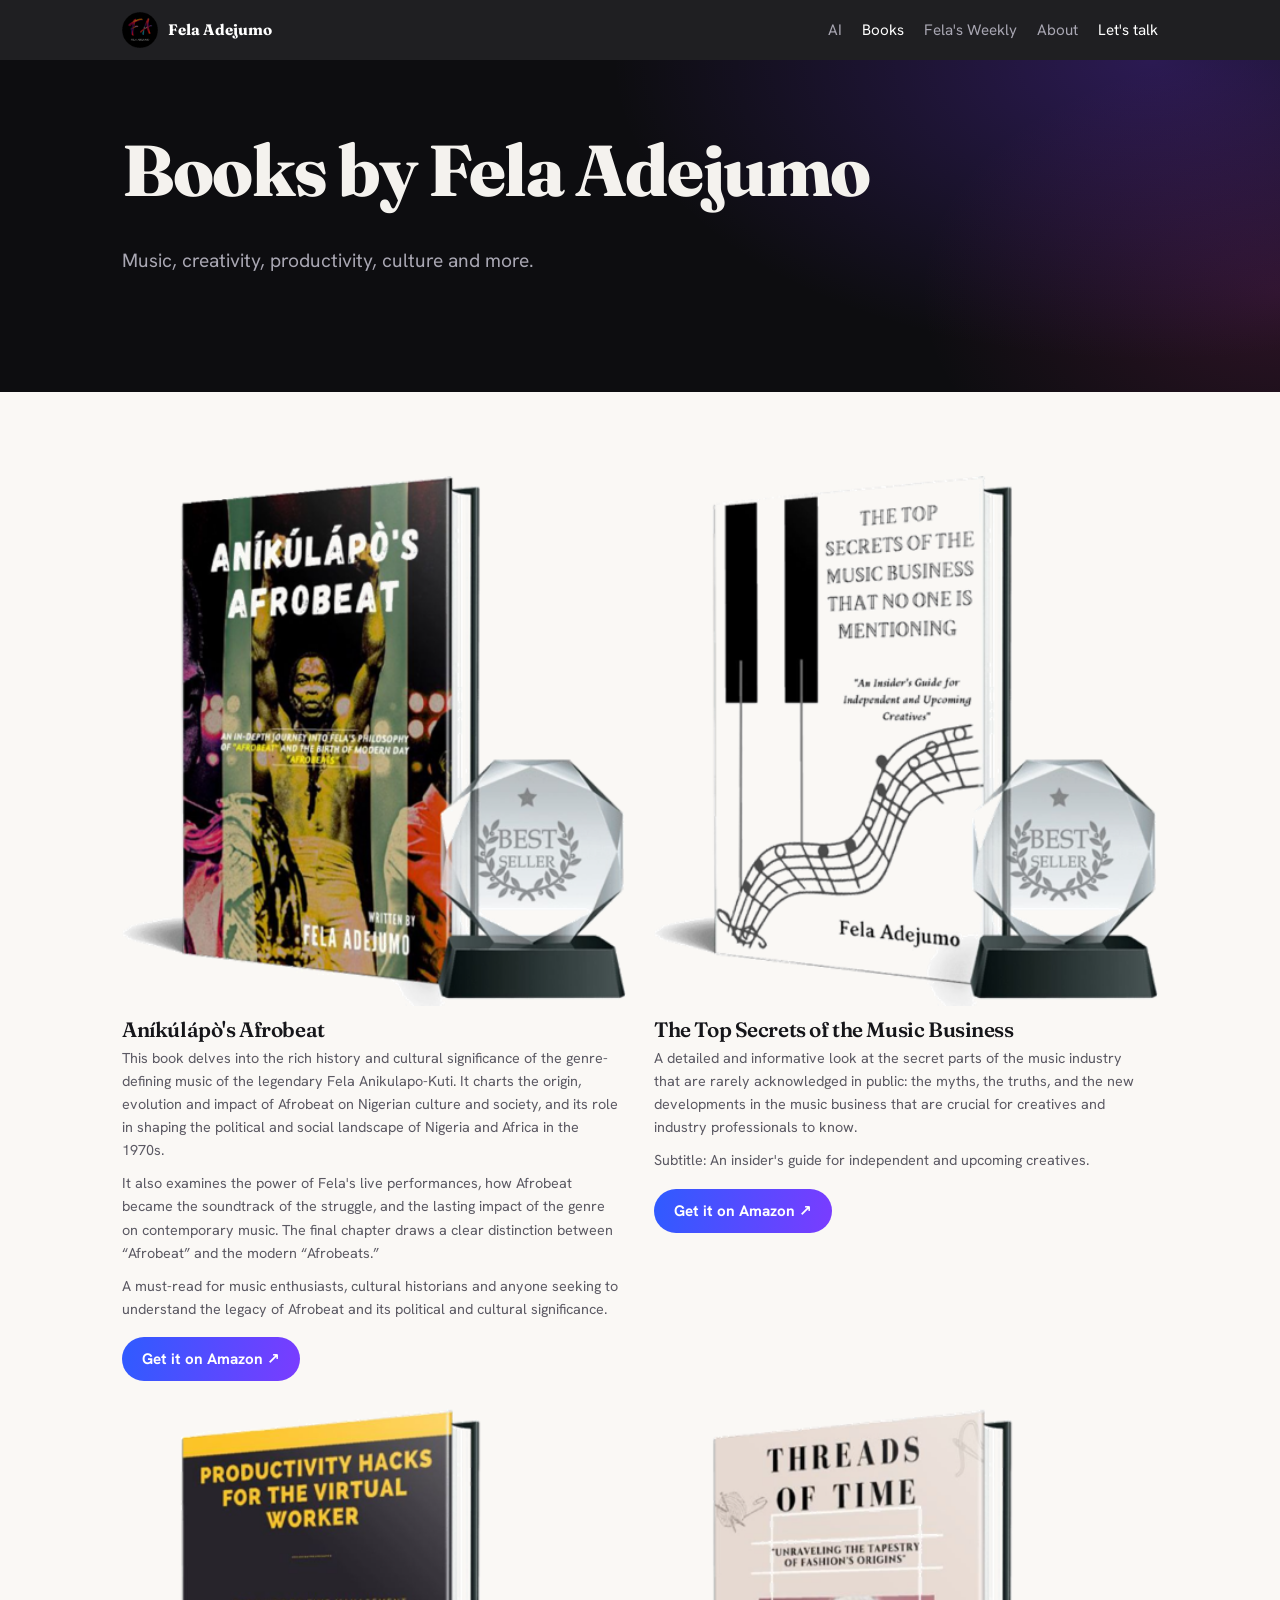
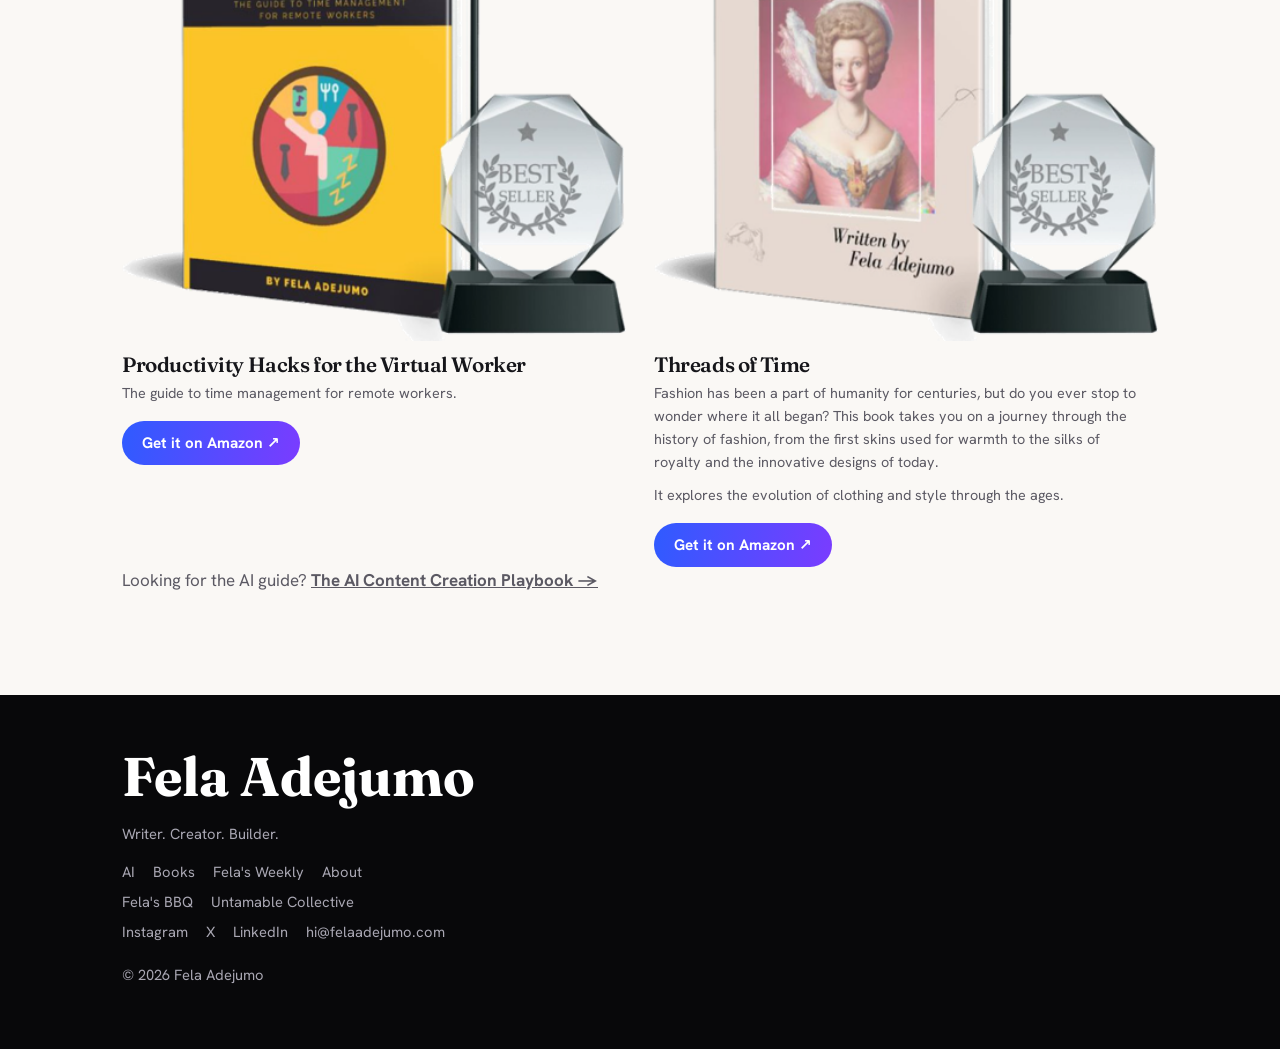
<file: books/index.html>
<!DOCTYPE html><html lang="en"><head><meta charset="utf-8"><meta name="viewport" content="width=device-width,initial-scale=1,viewport-fit=cover"><title>Books by Fela Adejumo</title><meta name="description" content="Books by Fela Adejumo on music, creativity, productivity, culture and more."><meta property="og:title" content="Books by Fela Adejumo"><meta property="og:description" content="Books by Fela Adejumo on music, creativity, productivity, culture and more."><meta property="og:type" content="website"><link rel="preconnect" href="https://fonts.googleapis.com"><link rel="preconnect" href="https://fonts.gstatic.com" crossorigin><link href="https://fonts.googleapis.com/css2?family=Fraunces:opsz,wght@9..144,400;9..144,600;9..144,800&family=Hanken+Grotesk:wght@400;500;700&display=swap" rel="stylesheet"><link rel="icon" href="/assets/favicon.png"><link rel="stylesheet" href="/assets/site.css"></head><body><nav><div class="wrap"><a href="/" style="margin:0;color:#fff;display:flex;align-items:center;gap:10px"><img src="/assets/logo.png" alt="" width="36" height="36"><b>Fela Adejumo</b></a><div class="links"><a href="/ai">AI</a><a href="/books" aria-current="page">Books</a><a href="/felasweekly">Fela's Weekly</a><a href="/about">About</a><a class="cta" href="/about#talk" style="color:#fff">Let's talk</a></div></div></nav><header class="hero dark"><div class="wrap"><h1 style="font-size:clamp(2.4rem,7vw,4.5rem)">Books by Fela Adejumo</h1><p class="lede mute">Music, creativity, productivity, culture and more.</p></div></header>
<section><div class="wrap"><div class="books big"><div class="book"><img src="/assets/books/anikulapos-afrobeat.png" alt="Aníkúlápò's Afrobeat book mockup" loading="lazy"><h3>Aníkúlápò's Afrobeat</h3><p>This book delves into the rich history and cultural significance of the genre-defining music of the legendary Fela Anikulapo-Kuti. It charts the origin, evolution and impact of Afrobeat on Nigerian culture and society, and its role in shaping the political and social landscape of Nigeria and Africa in the 1970s.</p><p>It also examines the power of Fela's live performances, how Afrobeat became the soundtrack of the struggle, and the lasting impact of the genre on contemporary music. The final chapter draws a clear distinction between “Afrobeat” and the modern “Afrobeats.”</p><p>A must-read for music enthusiasts, cultural historians and anyone seeking to understand the legacy of Afrobeat and its political and cultural significance.</p><a class="btn" href="https://www.amazon.com/dp/B0BW23RTCP" target="_blank" rel="noopener">Get it on Amazon ↗</a></div><div class="book"><img src="/assets/books/top-secrets-music-business.png" alt="The Top Secrets of the Music Business book mockup" loading="lazy"><h3>The Top Secrets of the Music Business</h3><p>A detailed and informative look at the secret parts of the music industry that are rarely acknowledged in public: the myths, the truths, and the new developments in the music business that are crucial for creatives and industry professionals to know.</p><p>Subtitle: An insider's guide for independent and upcoming creatives.</p><a class="btn" href="https://www.amazon.com/dp/B0BT4ZFTXP" target="_blank" rel="noopener">Get it on Amazon ↗</a></div><div class="book"><img src="/assets/books/productivity-hacks.png" alt="Productivity Hacks for the Virtual Worker book mockup" loading="lazy"><h3>Productivity Hacks for the Virtual Worker</h3><p>The guide to time management for remote workers.</p><a class="btn" href="https://www.amazon.com/dp/B0BVD2M5XX" target="_blank" rel="noopener">Get it on Amazon ↗</a></div><div class="book"><img src="/assets/books/threads-of-time.png" alt="Threads of Time book mockup" loading="lazy"><h3>Threads of Time</h3><p>Fashion has been a part of humanity for centuries, but do you ever stop to wonder where it all began? This book takes you on a journey through the history of fashion, from the first skins used for warmth to the silks of royalty and the innovative designs of today.</p><p>It explores the evolution of clothing and style through the ages.</p><a class="btn" href="https://www.amazon.com/dp/B0C2RH7JQJ" target="_blank" rel="noopener">Get it on Amazon ↗</a></div></div><p class="mute">Looking for the AI guide? <a href="/ai" style="font-weight:700">The AI Content Creation Playbook →</a></p></div></section><footer><div class="wrap"><b>Fela Adejumo</b><p>Writer. Creator. Builder.</p><div class="l"><a href="/ai">AI</a><a href="/books">Books</a><a href="/felasweekly">Fela's Weekly</a><a href="/about">About</a></div><div class="l"><a href="https://felasbbq.com">Fela's BBQ</a><a href="https://untamablecollective.com">Untamable Collective</a></div><div class="l"><a href="https://instagram.com/felaadejumo" rel="noopener">Instagram</a><a href="https://x.com/felaadejumo" rel="noopener">X</a><a href="https://linkedin.com/in/richardadejumo" rel="noopener">LinkedIn</a><a href="mailto:hi@felaadejumo.com">hi@felaadejumo.com</a></div><p style="margin-top:20px">© <span id="yr">2026</span> Fela Adejumo</p></div></footer><script>document.getElementById("yr").textContent=new Date().getFullYear()</script></body></html>
</file>
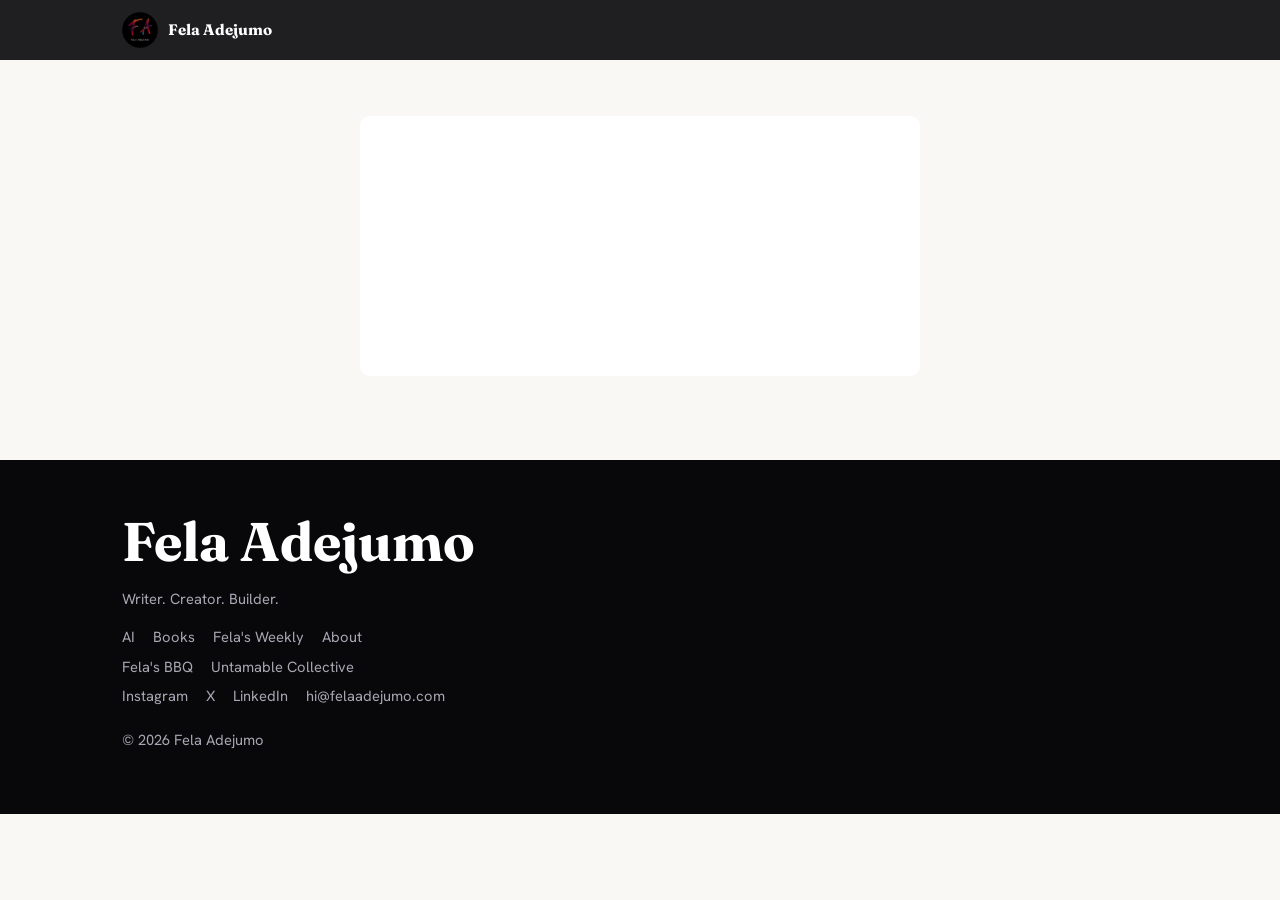
<file: felasweekly/index.html>
<!DOCTYPE html><html lang="en"><head><meta charset="utf-8"><meta name="viewport" content="width=device-width,initial-scale=1,viewport-fit=cover"><title>Fela's Weekly</title><meta name="description" content="Subscribe to Fela's Weekly: stories, observations, culture, business, news and ideas from Fela Adejumo's corner of the internet."><meta property="og:title" content="Fela's Weekly"><meta property="og:description" content="Subscribe to Fela's Weekly: stories, observations, culture, business, news and ideas from Fela Adejumo's corner of the internet."><meta property="og:type" content="website"><link rel="preconnect" href="https://fonts.googleapis.com"><link rel="preconnect" href="https://fonts.gstatic.com" crossorigin><link href="https://fonts.googleapis.com/css2?family=Fraunces:opsz,wght@9..144,400;9..144,600;9..144,800&family=Hanken+Grotesk:wght@400;500;700&display=swap" rel="stylesheet"><link rel="icon" href="/assets/favicon.png"><link rel="stylesheet" href="/assets/site.css"></head><body><nav><div class="wrap"><a href="/" style="margin:0;color:#fff;display:flex;align-items:center;gap:10px"><img src="/assets/logo.png" alt="" width="36" height="36"><b>Fela Adejumo</b></a></div></nav><section id="subscribe" style="padding-top:56px"><div class="wrap"><div style="max-width:560px;margin:0 auto;background:#fff;color:#16161a;border-radius:10px;padding:24px;min-height:260px"><script async src="https://eocampaign1.com/form/47b211be-911b-11f1-a1f3-9747d526cd6d.js" data-form="47b211be-911b-11f1-a1f3-9747d526cd6d"></script></div>
</div></section><footer><div class="wrap"><b>Fela Adejumo</b><p>Writer. Creator. Builder.</p><div class="l"><a href="/ai">AI</a><a href="/books">Books</a><a href="/felasweekly">Fela's Weekly</a><a href="/about">About</a></div><div class="l"><a href="https://felasbbq.com">Fela's BBQ</a><a href="https://untamablecollective.com">Untamable Collective</a></div><div class="l"><a href="https://instagram.com/felaadejumo" rel="noopener">Instagram</a><a href="https://x.com/felaadejumo" rel="noopener">X</a><a href="https://linkedin.com/in/richardadejumo" rel="noopener">LinkedIn</a><a href="mailto:hi@felaadejumo.com">hi@felaadejumo.com</a></div><p style="margin-top:20px">© <span id="yr">2026</span> Fela Adejumo</p></div></footer><script>document.getElementById("yr").textContent=new Date().getFullYear()</script></body></html>
</file>
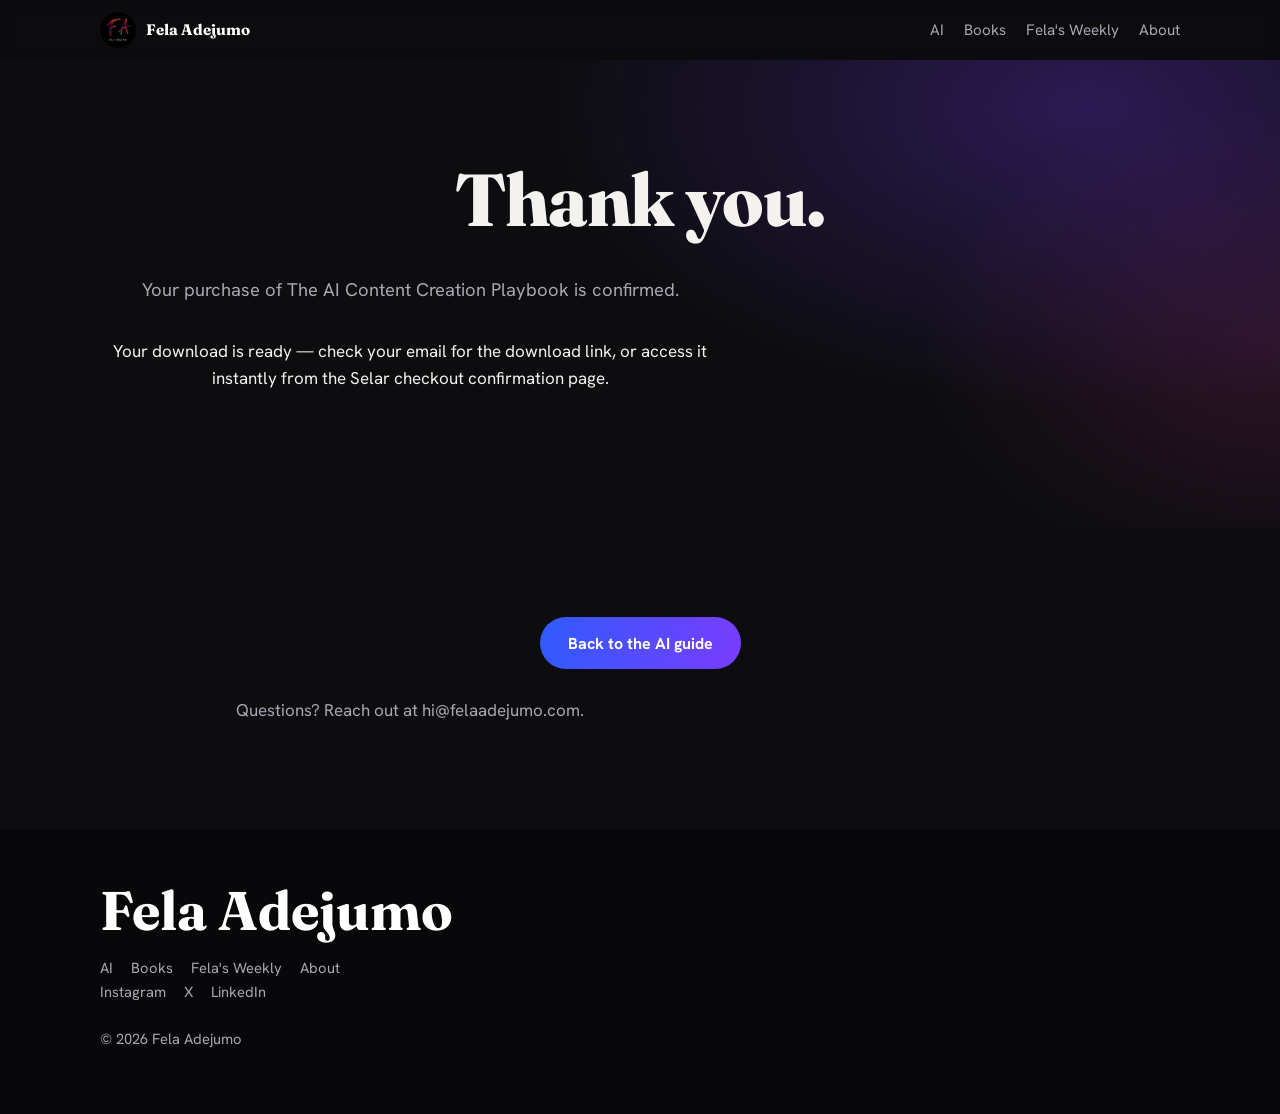
<file: ai/thankyou.html>
<!DOCTYPE html>
<html lang="en"><head>
<meta charset="utf-8">
<meta name="viewport" content="width=device-width,initial-scale=1,viewport-fit=cover">
<title>Thank you — AI Content Creation Playbook | Fela Adejumo</title>
<meta name="description" content="Thank you for purchasing The AI Content Creation Playbook. Your download is ready.">
<meta property="og:title" content="Thank you — AI Content Creation Playbook">
<meta property="og:description" content="Your purchase is confirmed. Your download is ready.">
<link rel="icon" href="/assets/favicon.png">
<link rel="preconnect" href="https://fonts.googleapis.com">
<link rel="preconnect" href="https://fonts.gstatic.com" crossorigin>
<link href="https://fonts.googleapis.com/css2?family=Fraunces:opsz,wght@9..144,400;9..144,600;9..144,800&family=Hanken+Grotesk:wght@400;500;700&display=swap" rel="stylesheet">
<style>
:root{--bg-dark:#0d0d10;--fg-light:#f4f2ee;--mute-dark:#a9a7b3;--blue:#2f5bff;--violet:#7a3cff;--serif:"Fraunces",Georgia,serif;--sans:"Hanken Grotesk",system-ui,sans-serif}
*,*::before,*::after{box-sizing:inherit}
body{margin:0;background:var(--bg-dark);color:var(--fg-light);font:400 17px/1.6 var(--sans);-webkit-font-smoothing:antialiased}
a{color:inherit;text-decoration:none}
.wrap{max-width:1080px;margin:0 auto;padding:0 22px}
section{padding:88px 0}
h1,h2{font-family:var(--serif);font-weight:600;line-height:1.08;letter-spacing:-.02em;margin:0 0 .5em}
h1{font-size:clamp(2.3rem,7vw,4.6rem);font-weight:800}
h2{font-size:clamp(1.9rem,4.6vw,3.1rem)}
p{margin:0 0 1em;max-width:62ch}
.btn{display:inline-flex;align-items:center;justify-content:center;min-height:52px;padding:0 28px;border-radius:999px;border:0;background:linear-gradient(100deg,var(--blue),var(--violet));color:#fff;font:700 1rem var(--sans);text-decoration:none}
.btn:hover{filter:brightness(1.1)}
.mute{color:var(--mute-dark)}
nav{position:sticky;top:0;z-index:10;background:rgba(13,13,16,.92);backdrop-filter:blur(8px);padding-top:env(safe-area-inset-top,0px);color:#fff}
nav .wrap{display:flex;justify-content:space-between;align-items:center;min-height:60px}
nav b{font-family:var(--serif)}
nav a{font-size:.95rem;margin-left:20px;color:var(--mute-dark)}
nav a:hover{color:#fff}
footer{background:#08080a;color:var(--mute-dark);padding:48px 0;font-size:.92rem}
footer b{font:700 clamp(2rem,6vw,3.4rem) var(--serif);color:#fff;display:block;margin-bottom:12px}
footer a{margin-right:18px;text-decoration:none}
@media(max-width:640px){nav .links a:not(.cta){display:none}}
</style>
</head><body>
<nav><div class="wrap"><a href="/" style="margin:0;color:#fff;display:flex;align-items:center;gap:10px"><img src="/assets/logo.png" alt="" width="36" height="36"><b>Fela Adejumo</b></a><div class="links"><a href="/ai">AI</a><a href="/books">Books</a><a href="/felasweekly">Fela's Weekly</a><a href="/about">About</a></div></div></nav>

<header class="hero" style="text-align:center;padding:100px 0 120px;background:radial-gradient(900px 500px at 85% 10%,rgba(122,60,255,.28),transparent 60%),radial-gradient(600px 400px at 100% 60%,rgba(214,51,154,.16),transparent 60%),var(--bg-dark)">
<div class="wrap">
<h1>Thank you.</h1>
<p class="mute" style="margin-top:16px;font-size:1.15rem">Your purchase of The AI Content Creation Playbook is confirmed.</p>
<p style="margin-top:32px">Your download is ready — check your email for the download link, or access it instantly from the Selar checkout confirmation page.</p>
</div>
</header>

<section style="text-align:center">
<div class="wrap">
<a class="btn" href="/ai">Back to the AI guide</a>
<p class="mute" style="margin-top:28px">Questions? Reach out at <a href="mailto:hi@felaadejumo.com">hi@felaadejumo.com</a>.</p>
</div>
</section>

<footer><div class="wrap"><b>Fela Adejumo</b>
<div class="links"><a href="/ai">AI</a><a href="/books">Books</a><a href="/felasweekly">Fela's Weekly</a><a href="/about">About</a></div>
<div class="links"><a href="https://instagram.com/felaadejumo" rel="noopener">Instagram</a><a href="https://x.com/felaadejumo" rel="noopener">X</a><a href="https://linkedin.com/in/richardadejumo" rel="noopener">LinkedIn</a></div>
<p style="margin-top:24px">© <span id="yr">2026</span> Fela Adejumo</p>
</div></footer>
<script>document.getElementById("yr").textContent=new Date().getFullYear()</script>
</body></html>
</file>
<file: assets/site.css>
:root{--bg:#faf8f5;--fg:#16161a;--mute:#5b5963;--line:#d9d5ce;--dk:#0d0d10;--dkfg:#f4f2ee;--dkmute:#a9a7b3;--blue:#2f5bff;--violet:#7a3cff;--mag:#d6339a;--serif:"Fraunces",Georgia,serif;--sans:"Hanken Grotesk",system-ui,sans-serif;box-sizing:border-box;padding-top:env(safe-area-inset-top,0px);padding-bottom:env(safe-area-inset-bottom,0px)}
@media(prefers-color-scheme:dark){:root:not([data-theme=light]){--bg:#17171c;--fg:#f1efea;--mute:#a6a4ae;--line:#34343c}}
:root[data-theme=dark]{--bg:#17171c;--fg:#f1efea;--mute:#a6a4ae;--line:#34343c}
*,*::before,*::after{box-sizing:inherit}html{scroll-behavior:smooth}
body{margin:0;background:var(--bg);color:var(--fg);font:400 17px/1.6 var(--sans);-webkit-font-smoothing:antialiased}
a{color:inherit}:focus-visible{outline:3px solid var(--blue);outline-offset:3px}
.wrap{max-width:1080px;margin:0 auto;padding:0 22px}section{padding:84px 0}
.dark{background:var(--dk);color:var(--dkfg)}.dark .mute{color:var(--dkmute)}.mute{color:var(--mute)}
h1,h2,h3{font-family:var(--serif);font-weight:600;line-height:1.08;letter-spacing:-.02em;margin:0 0 .5em}
h1{font-size:clamp(2.6rem,9vw,6rem);font-weight:800}h2{font-size:clamp(1.9rem,4.6vw,3.1rem)}h3{font-size:1.3rem;line-height:1.2}
p{margin:0 0 1em;max-width:62ch}.lede{font-size:1.2rem}.serif{font-family:var(--serif)}
.btn{display:inline-flex;align-items:center;min-height:52px;padding:0 28px;border-radius:999px;background:linear-gradient(100deg,var(--blue),var(--violet));color:#fff;font:700 1rem var(--sans);text-decoration:none}
.ghost{background:none;box-shadow:inset 0 0 0 1.5px currentColor}.row{display:flex;gap:14px;flex-wrap:wrap}
nav{position:sticky;top:0;z-index:10;background:rgba(13,13,16,.92);backdrop-filter:blur(8px);color:var(--dkfg);padding-top:env(safe-area-inset-top,0px)}
nav .wrap{display:flex;justify-content:space-between;align-items:center;min-height:60px}nav b{font-family:var(--serif)}
nav a{text-decoration:none;font-size:.95rem;margin-left:20px;color:var(--dkmute)}nav a:hover,nav a[aria-current]{color:#fff}
@media(max-width:700px){nav .links a:not(.cta){display:none}}
.hero{padding:72px 0 96px;background:radial-gradient(900px 500px at 90% 0,rgba(122,60,255,.28),transparent 60%),radial-gradient(600px 400px at 100% 70%,rgba(214,51,154,.16),transparent 60%),var(--dk)}
.tag{font:600 clamp(1.1rem,3vw,1.6rem) var(--serif);font-style:italic;margin:0 0 20px}
.grid{display:grid;gap:36px;grid-template-columns:repeat(4,1fr)}.grid2{display:grid;gap:40px;grid-template-columns:1fr 1fr;align-items:center}
.path{border-top:2px solid var(--fg);padding-top:16px}.path p{color:var(--mute);font-size:.95rem}.path a{font-weight:700;text-decoration:none}
.cover{aspect-ratio:3/4;max-width:300px;width:100%;border-radius:6px;background:linear-gradient(160deg,#1a1a22,#0a0a0d);box-shadow:0 30px 80px rgba(122,60,255,.4),0 0 0 1px #34343f;padding:24px 20px;display:flex;flex-direction:column;justify-content:space-between;position:relative;overflow:hidden;color:#fff}
.cover::after{content:"";position:absolute;inset:auto -20% -15%;height:40%;background:linear-gradient(90deg,var(--blue),var(--violet),var(--mag));filter:blur(40px);opacity:.7}
.cover>*{position:relative;z-index:1}.cover strong{font:800 1.8rem/1 var(--serif)}.cover small{color:var(--dkmute)}
.books{display:grid;gap:28px;grid-template-columns:repeat(5,1fr)}.books.big{grid-template-columns:repeat(3,1fr)}
.book .bc{aspect-ratio:2/3;border-radius:4px;background:#26262d;color:#fff;padding:14px;display:flex;align-items:end;font:600 1rem/1.15 var(--serif);margin-bottom:12px}
.book h3{font-size:1.05rem;margin:0 0 4px}.book p{font-size:.9rem;color:var(--mute);margin:0}.big .book h3{font-size:1.3rem}
.card{border:1px solid var(--line);padding:26px;border-radius:6px}.dark .card{border-color:#34343c}
.note{border:1px dashed var(--mag);border-radius:8px;padding:12px 16px;font-size:.9rem;color:var(--mag);margin:24px 0;max-width:62ch}
.list>div{display:flex;justify-content:space-between;gap:16px;padding:18px 0;border-bottom:1px solid var(--line)}.list b{font-family:var(--serif);font-size:1.2rem}
.big-close{text-align:center}.big-close h2{font-size:clamp(2.4rem,7vw,5rem)}
footer{background:#08080a;color:var(--dkmute);padding:48px 0;font-size:.92rem}footer b{font:700 clamp(2rem,6vw,3.4rem) var(--serif);color:#fff;display:block;margin-bottom:12px}
footer a{margin-right:18px;text-decoration:none}footer .l{margin:6px 0}
@media(max-width:760px){section{padding:60px 0}.grid,.books.big,.books{grid-template-columns:1fr 1fr}.grid2{grid-template-columns:1fr}.cover{max-width:240px}}
@media(max-width:480px){.grid{grid-template-columns:1fr}}
.shot{display:block;width:100%;max-width:420px;height:auto;border-radius:8px;box-shadow:0 30px 80px rgba(122,60,255,.35)}
.phones{display:grid;grid-template-columns:repeat(3,1fr);gap:18px;margin:32px 0}.phones img{width:100%;height:auto;border-radius:14px;border:6px solid #26262d;box-shadow:0 20px 50px rgba(0,0,0,.4)}
@media(max-width:600px){.phones{grid-template-columns:1fr 1fr 1fr;gap:8px}.phones img{border-width:3px;border-radius:8px}}
.book img{width:100%;height:auto;display:block;margin-bottom:12px}.books{grid-template-columns:repeat(4,1fr)}.books.big{grid-template-columns:repeat(2,1fr)}@media(max-width:760px){.books{grid-template-columns:1fr 1fr}.books.big{grid-template-columns:1fr}}
.book p{margin:0 0 .7em}.big .book .btn{min-height:44px;padding:0 20px;margin-top:6px;font-size:.95rem}
</file>
